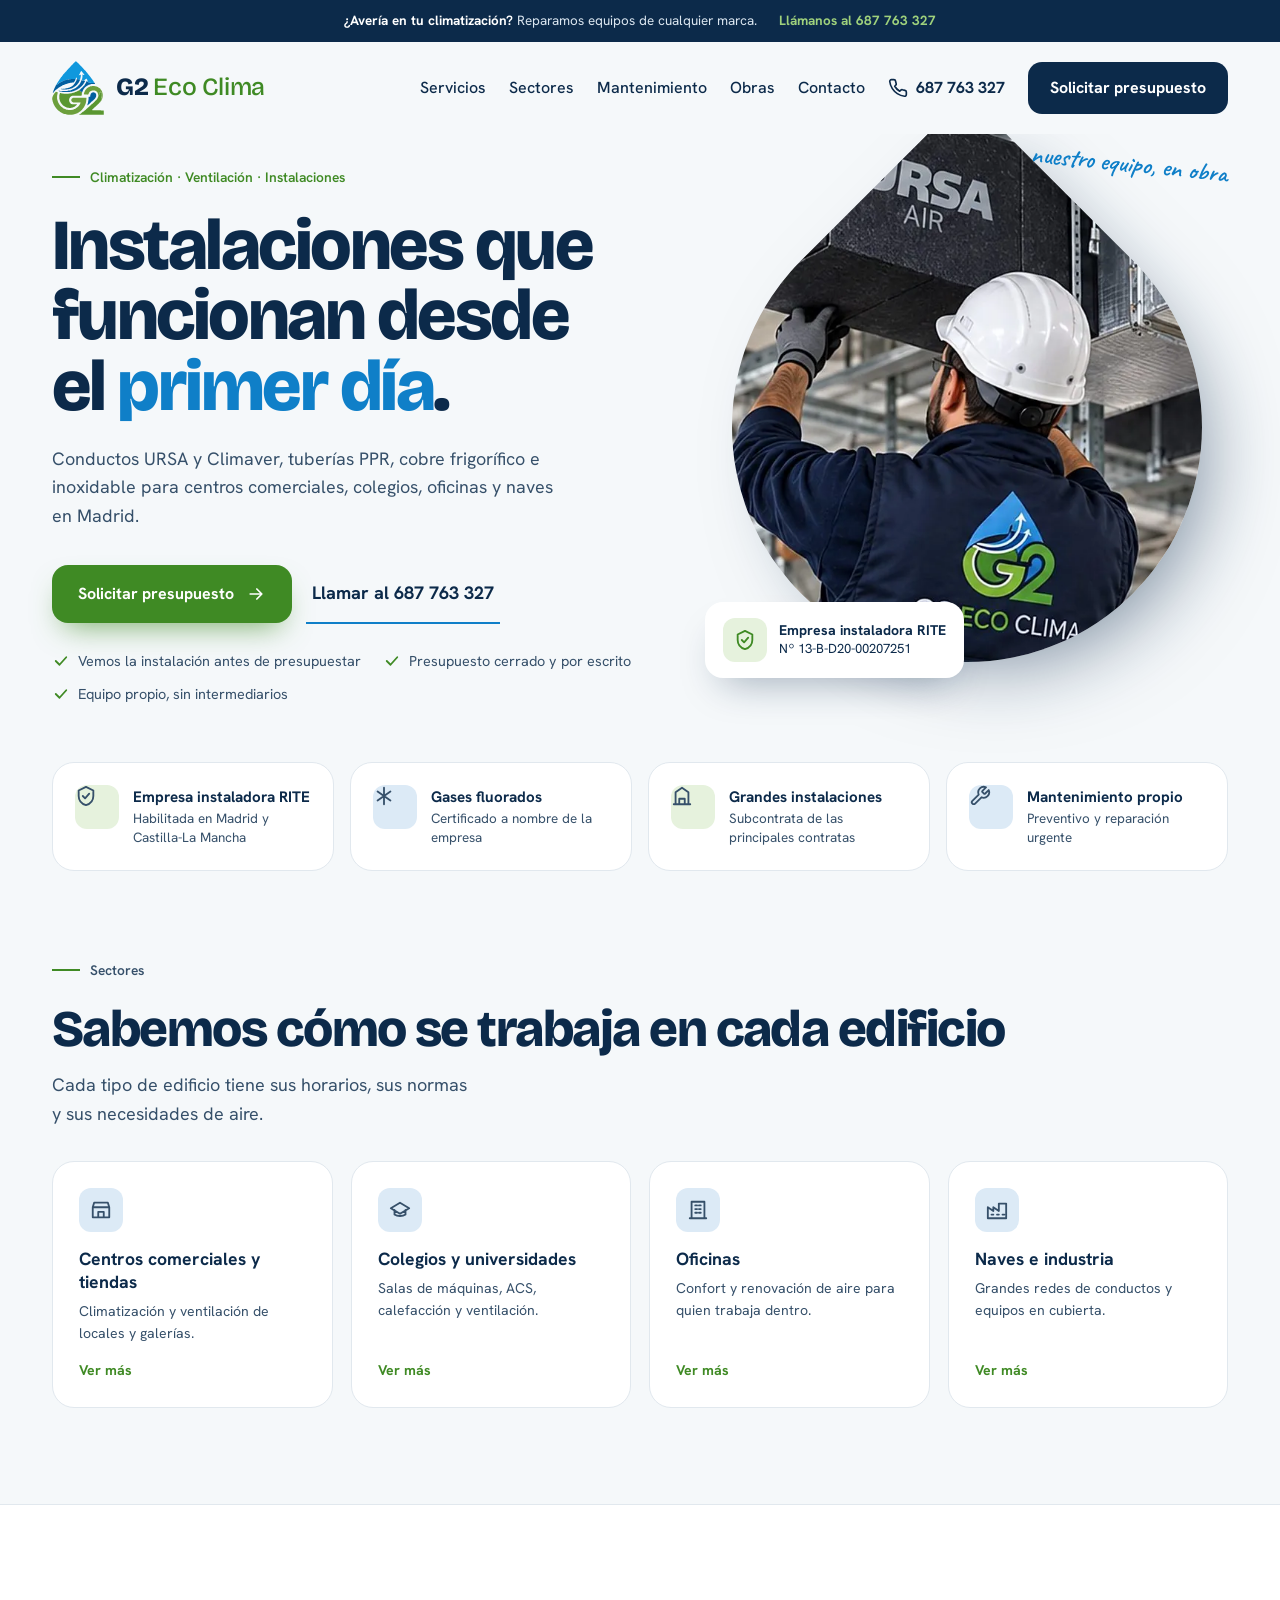
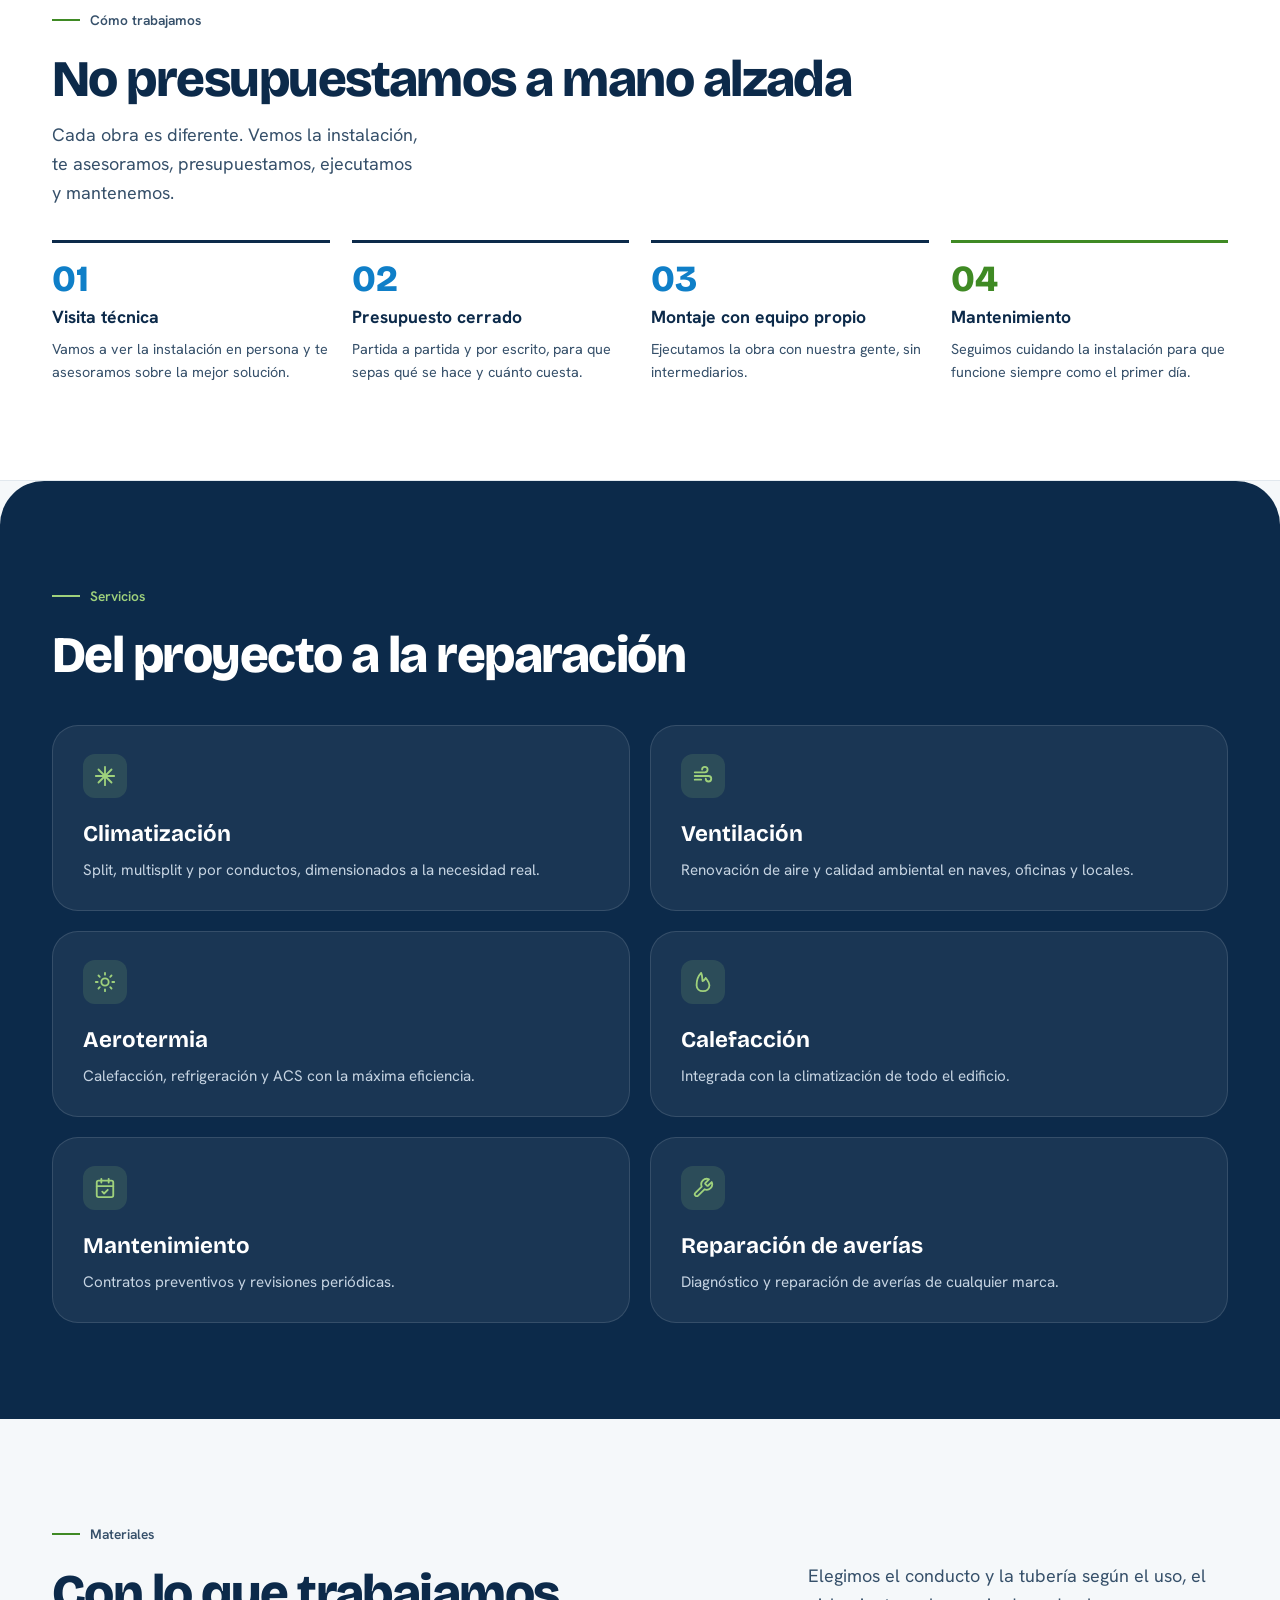
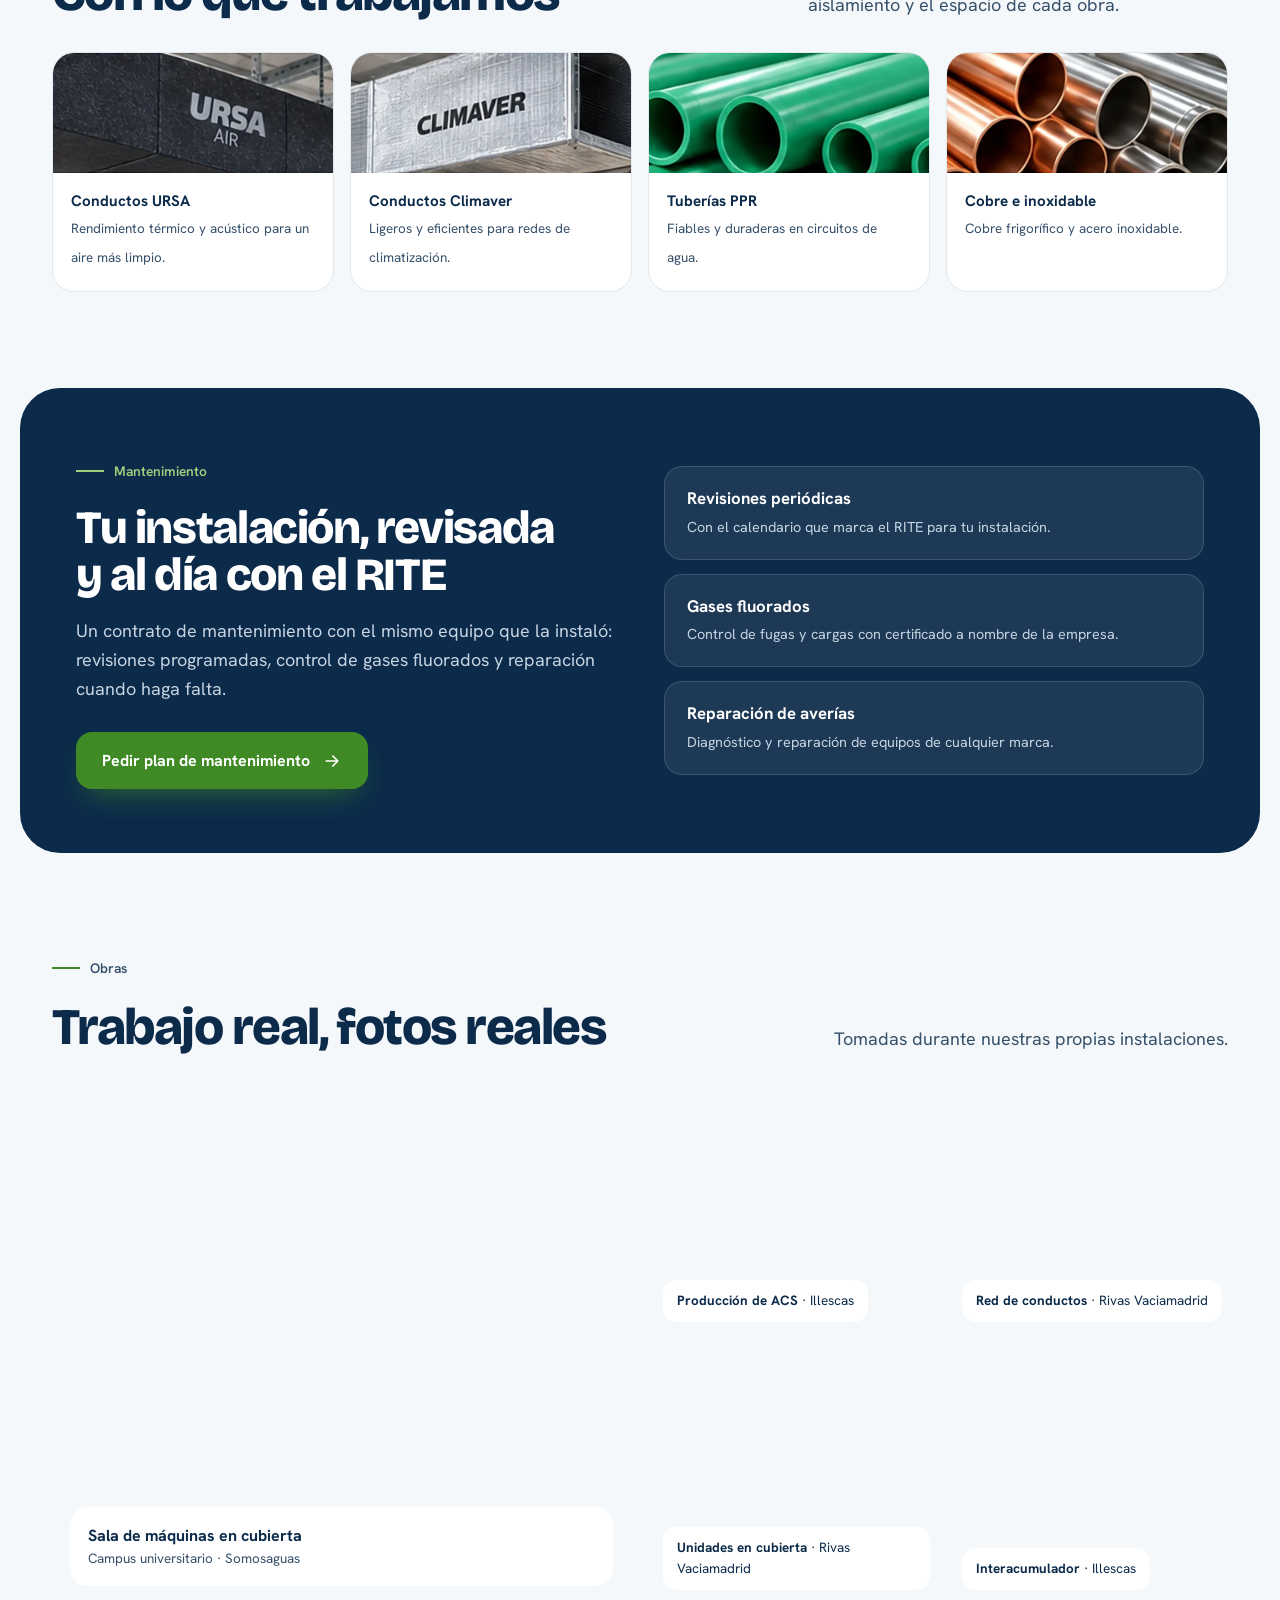
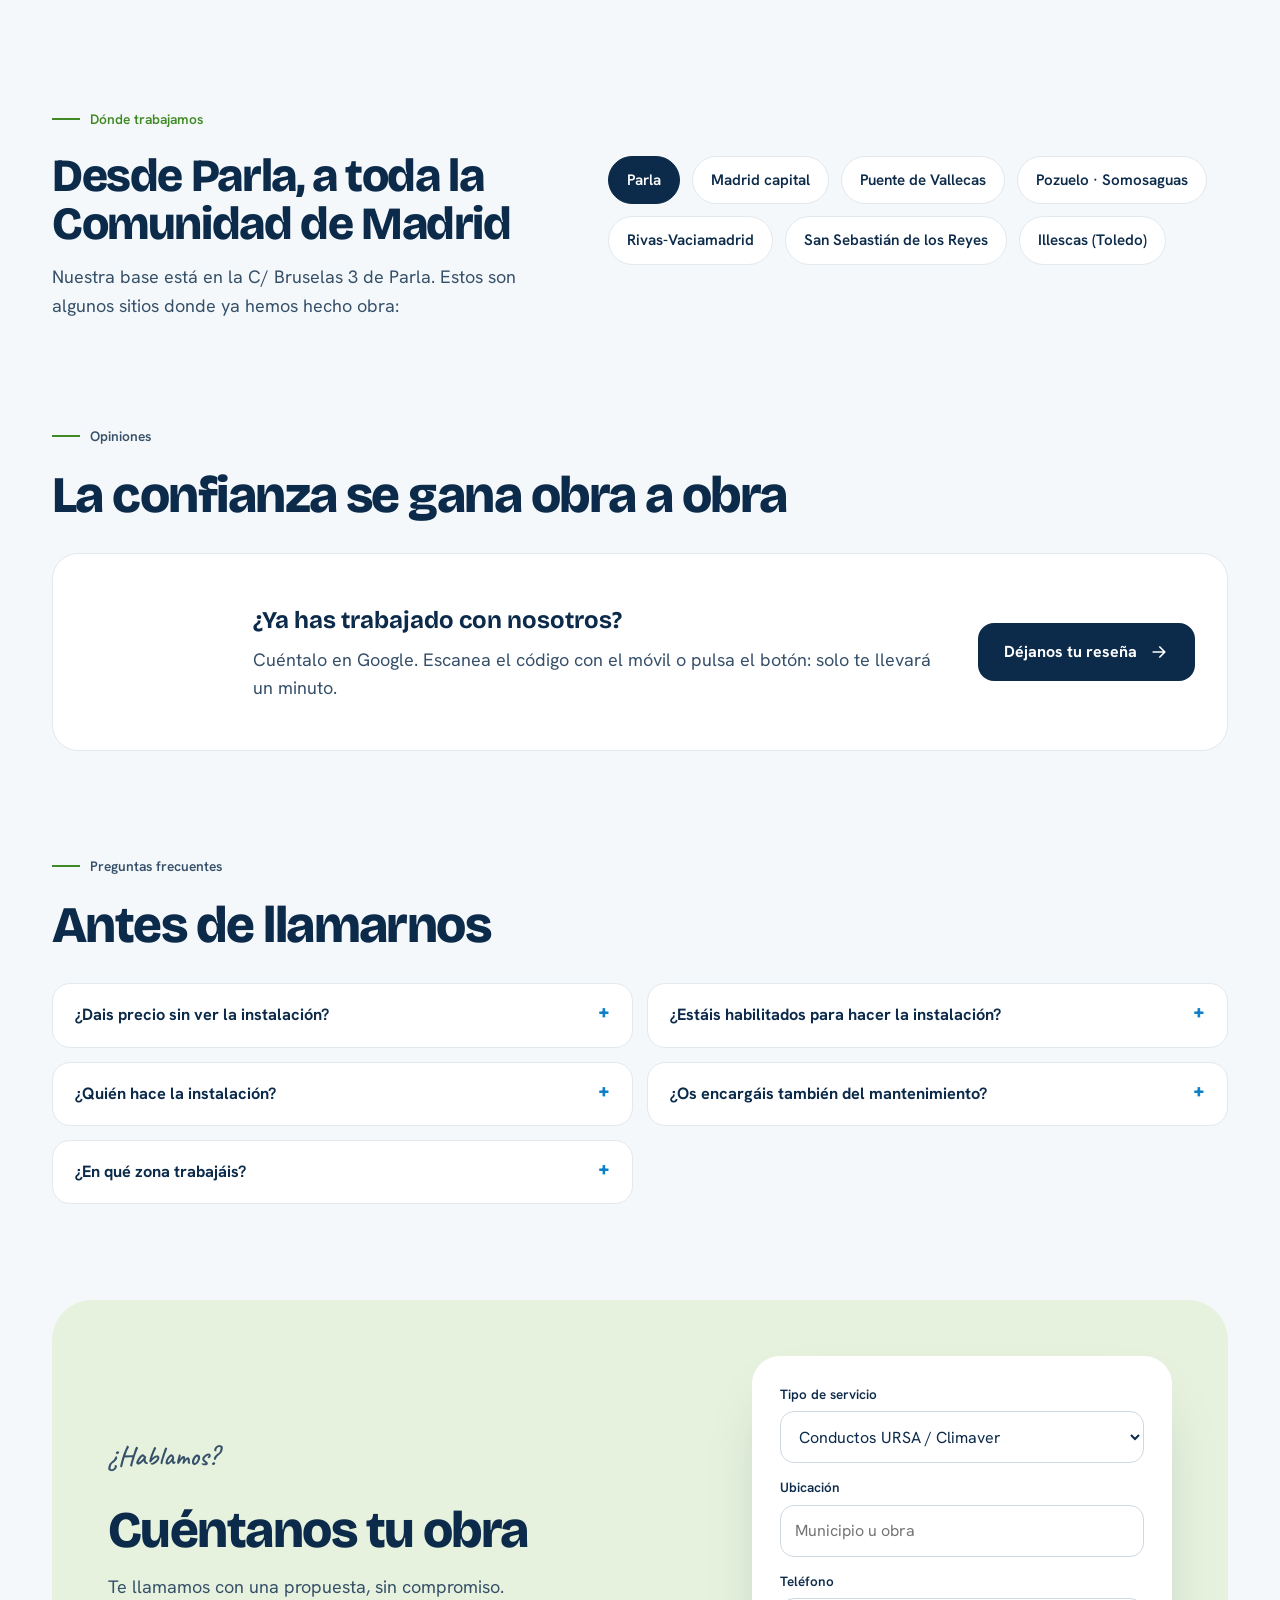
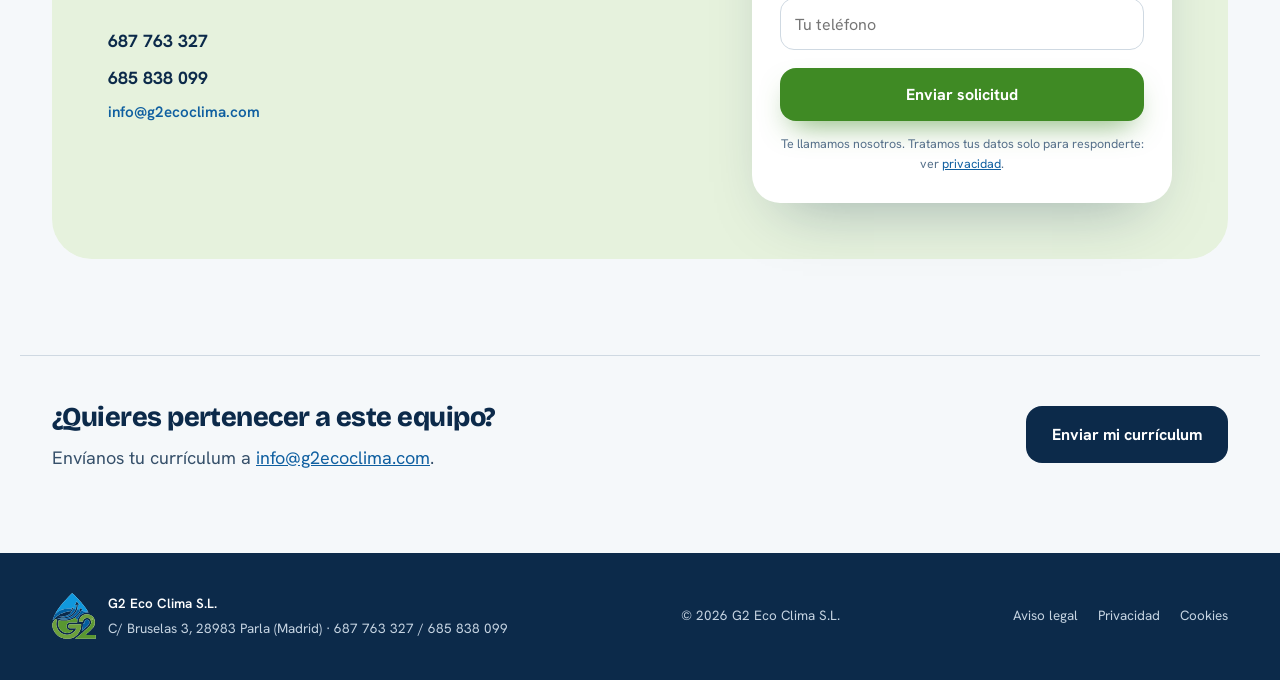
<file: index.html>
<!DOCTYPE html>
<html lang="es">
<head>
<meta charset="UTF-8">
<script src="js/site.js?v=2"></script>
<meta name="theme-color" content="#0c2a4a">
<meta name="viewport" content="width=device-width, initial-scale=1.0">
<title>G2 Eco Clima S.L. — Climatización, ventilación e instalaciones en Madrid</title>
<meta name="description" content="G2 Eco Clima S.L. — Especialistas en climatización, ventilación, conductos URSA Zero y tuberías PPR, cobre e inoxidable, aerotermia para grandes instalaciones (centros comerciales, colegios, oficinas y naves) en Madrid y alrededores.">
<link rel="canonical" href="https://g2ecoclima.com/">

<meta property="og:type" content="website">
<meta property="og:site_name" content="G2 Eco Clima">
<meta property="og:locale" content="es_ES">
<meta property="og:url" content="https://g2ecoclima.com/">
<meta property="og:title" content="G2 Eco Clima S.L. — Instalaciones que funcionan desde el primer día">
<meta property="og:description" content="Especialistas en climatización, aerotermia y ventilación para grandes instalaciones (centros comerciales, colegios, oficinas y naves) en Madrid y alrededores.">
<meta property="og:image" content="https://g2ecoclima.com/assets/web/og-g2ecoclima.jpg">
<meta property="og:image:width" content="1200">
<meta property="og:image:height" content="630">
<meta property="og:image:alt" content="Sala de máquinas en cubierta instalada por G2 Eco Clima">
<meta name="twitter:card" content="summary_large_image">
<meta name="twitter:title" content="G2 Eco Clima S.L. — Instalaciones que funcionan desde el primer día">
<meta name="twitter:description" content="Especialistas en climatización, aerotermia y ventilación para grandes instalaciones en Madrid y alrededores.">
<meta name="twitter:image" content="https://g2ecoclima.com/assets/web/og-g2ecoclima.jpg">

<meta name="referrer" content="strict-origin-when-cross-origin">
<meta http-equiv="Content-Security-Policy" content="default-src 'self'; style-src 'self'; font-src 'self'; img-src 'self' data:; script-src 'self'; frame-src 'none'; connect-src https://europe-west1-g2-agentes-financieros.cloudfunctions.net; object-src 'none'; base-uri 'self'; form-action 'self'; upgrade-insecure-requests">
<link rel="icon" type="image/svg+xml" href="assets/logo_g2_mark.svg?v=2">
<link rel="alternate icon" type="image/jpeg" href="assets/logo_g2.jpg">
<link rel="stylesheet" href="css/fonts.css?v=7">
<link rel="stylesheet" href="css/style.css?v=14">
<script type="application/ld+json">
{
  "@context": "https://schema.org",
  "@type": "HVACBusiness",
  "name": "G2 Eco Clima S.L.",
  "image": "https://g2ecoclima.com/assets/logo_g2.jpg",
  "url": "https://g2ecoclima.com/",
  "telephone": ["+34687763327", "+34685838099"],
  "email": "info@g2ecoclima.com",
  "address": {
    "@type": "PostalAddress",
    "streetAddress": "C/ Bruselas, nº 3, planta baja, puerta 11",
    "postalCode": "28983",
    "addressLocality": "Parla",
    "addressRegion": "Madrid",
    "addressCountry": "ES"
  },
  "areaServed": ["Comunidad de Madrid", "Castilla-La Mancha"],
  "hasMap": "https://maps.app.goo.gl/mpjvsKkcFWAb2tMS7",
  "sameAs": ["https://maps.app.goo.gl/mpjvsKkcFWAb2tMS7"]
}
</script>
<script type="application/ld+json">
{
  "@context": "https://schema.org",
  "@type": "FAQPage",
  "mainEntity": [
    {"@type": "Question", "name": "¿Dais precio sin ver la instalación?", "acceptedAnswer": {"@type": "Answer", "text": "No. No presupuestamos a mano alzada: cada obra es diferente. Primero vemos la instalación, te asesoramos y después te damos un presupuesto cerrado por escrito."}},
    {"@type": "Question", "name": "¿Estáis habilitados para hacer la instalación?", "acceptedAnswer": {"@type": "Answer", "text": "Sí. Somos empresa instaladora RITE (nº 13-B-D20-00207251), habilitada en Madrid y Castilla-La Mancha, y tenemos el certificado de gases fluorados a nombre de la empresa."}},
    {"@type": "Question", "name": "¿Quién hace la instalación?", "acceptedAnswer": {"@type": "Answer", "text": "Nuestro propio equipo, sin intermediarios. El mismo equipo que monta la instalación es el que después la mantiene."}},
    {"@type": "Question", "name": "¿Os encargáis también del mantenimiento?", "acceptedAnswer": {"@type": "Answer", "text": "Sí. Hacemos contratos de mantenimiento preventivo, revisiones periódicas y reparación de averías de cualquier marca."}},
    {"@type": "Question", "name": "¿En qué zona trabajáis?", "acceptedAnswer": {"@type": "Answer", "text": "Nuestra base está en Parla y trabajamos en toda la Comunidad de Madrid y en Castilla-La Mancha."}}
  ]
}
</script>
</head>
<body>
<a class="skip-link" href="#contenido">Saltar al contenido</a>

<div class="progress-bar" id="progressBar" aria-hidden="true"></div>

<div class="top-alert">
  <div class="container top-alert-inner">
    <span><strong>¿Avería en tu climatización?</strong> Reparamos equipos de cualquier marca.</span>
    <a href="tel:+34687763327">Llámanos al 687 763 327</a>
  </div>
</div>

<header class="site-header" id="header">
  <div class="container header-inner">
    <a href="#inicio" class="brand">
      <img src="assets/logo_g2_mark.svg?v=2" alt="" class="brand-logo" width="52" height="55">
      <span class="brand-text">G2 <strong>Eco Clima</strong></span>
    </a>
    <nav class="nav" id="nav" aria-label="Principal">
      <a href="#servicios">Servicios</a>
      <a href="#sectores">Sectores</a>
      <a href="#plan-mantenimiento">Mantenimiento</a>
      <a href="#obras">Obras</a>
      <a href="#contacto">Contacto</a>
      <a href="tel:+34687763327" class="nav-phone"><svg viewBox="0 0 24 24" class="icon" aria-hidden="true"><path d="M22 16.9v3a2 2 0 01-2.2 2 19.8 19.8 0 01-8.6-3.1 19.5 19.5 0 01-6-6A19.8 19.8 0 012.1 4.2 2 2 0 014.1 2h3a2 2 0 012 1.7c.1 1 .4 1.9.7 2.8a2 2 0 01-.5 2.1L8.1 9.9a16 16 0 006 6l1.3-1.3a2 2 0 012.1-.4c.9.3 1.8.6 2.8.7a2 2 0 011.7 2z"/></svg>687 763 327</a>
      <a href="#presupuesto" class="btn btn-dark">Solicitar presupuesto</a>
    </nav>
    <button class="nav-toggle" id="navToggle" aria-label="Abrir menú" aria-expanded="false"><span></span><span></span><span></span></button>
  </div>
</header>

<main id="contenido" tabindex="-1">

  <section class="hero" id="inicio">
    <div class="container hero-inner">
      <div class="rise">
        <p class="eyebrow">Climatización · Ventilación · Instalaciones</p>
        <h1>Instalaciones que funcionan desde el <em>primer día</em>.</h1>
        <p class="hero-lead">Conductos URSA y Climaver, tuberías PPR, cobre frigorífico e inoxidable para centros comerciales, colegios, oficinas y naves en Madrid.</p>
        <div class="hero-actions">
          <a href="#presupuesto" class="btn btn-primary">Solicitar presupuesto <svg viewBox="0 0 24 24" class="icon" aria-hidden="true"><path d="M5 12h14M13 6l6 6-6 6"/></svg></a>
          <a href="tel:+34687763327" class="btn-line">Llamar al 687 763 327</a>
        </div>
        <ul class="hero-promises">
          <li><svg viewBox="0 0 24 24" class="icon" aria-hidden="true"><path d="M5 12l5 5 9-10"/></svg>Vemos la instalación antes de presupuestar</li>
          <li><svg viewBox="0 0 24 24" class="icon" aria-hidden="true"><path d="M5 12l5 5 9-10"/></svg>Presupuesto cerrado y por escrito</li>
          <li><svg viewBox="0 0 24 24" class="icon" aria-hidden="true"><path d="M5 12l5 5 9-10"/></svg>Equipo propio, sin intermediarios</li>
        </ul>
      </div>
      <div class="hero-media rise-2">
        <div class="drop"><img src="assets/web/hero-gota.webp" alt="Operarios de G2 Eco Clima montando conductos y tuberías" width="900" height="900"></div>
        <div class="hero-badge"><span class="chip"><svg viewBox="0 0 24 24" class="icon" aria-hidden="true"><path d="M12 2l8 4v6c0 5-3.4 8.6-8 10-4.6-1.4-8-5-8-10V6z"/><path d="M8.5 12l2.5 2.5 4.5-5"/></svg></span><span><strong>Empresa instaladora RITE</strong>Nº 13-B-D20-00207251</span></div>
        <p class="hero-note" aria-hidden="true">nuestro equipo, en obra</p>
      </div>
    </div>
  </section>

  <section class="creds" aria-label="Garantías">
    <div class="container creds-grid">
      <div class="cred"><span class="chip"><svg viewBox="0 0 24 24" class="icon" aria-hidden="true"><path d="M12 2l8 4v6c0 5-3.4 8.6-8 10-4.6-1.4-8-5-8-10V6z"/><path d="M8.5 12l2.5 2.5 4.5-5"/></svg></span><div><strong>Empresa instaladora RITE</strong><span>Habilitada en Madrid y Castilla-La Mancha</span></div></div>
      <div class="cred"><span class="chip chip-blue"><svg viewBox="0 0 24 24" class="icon" aria-hidden="true"><path d="M12 3v18M5 7l14 10M19 7L5 17"/></svg></span><div><strong>Gases fluorados</strong><span>Certificado a nombre de la empresa</span></div></div>
      <div class="cred"><span class="chip"><svg viewBox="0 0 24 24" class="icon" aria-hidden="true"><path d="M3 21h18M5 21V8l7-5 7 5v13M9 21v-6h6v6"/></svg></span><div><strong>Grandes instalaciones</strong><span>Subcontrata de las principales contratas</span></div></div>
      <div class="cred"><span class="chip chip-blue"><svg viewBox="0 0 24 24" class="icon" aria-hidden="true"><path d="M14.7 6.3a1 1 0 000 1.4l1.6 1.6a1 1 0 001.4 0l3.8-3.8a6 6 0 01-7.9 7.9l-6.9 6.9a2.1 2.1 0 01-3-3l6.9-6.9a6 6 0 017.9-7.9z"/></svg></span><div><strong>Mantenimiento propio</strong><span>Preventivo y reparación urgente</span></div></div>
    </div>
  </section>

  <section class="section sectors" id="sectores">
    <div class="container">
      <div class="section-head">
        <div><p class="eyebrow">Sectores</p><h2>Sabemos cómo se trabaja en cada edificio</h2></div>
        <p>Cada tipo de edificio tiene sus horarios, sus normas y sus necesidades de aire.</p>
      </div>
      <div class="sectors-grid">
        <a class="sector" href="centros-comerciales.html"><span class="chip chip-blue"><svg viewBox="0 0 24 24" class="icon" aria-hidden="true"><path d="M3 9l1.5-5h15L21 9M3 9h18v11H3zM9 20v-6h6v6"/></svg></span><strong>Centros comerciales y tiendas</strong><span>Climatización y ventilación de locales y galerías.</span><em>Ver más</em></a>
        <a class="sector" href="colegios.html"><span class="chip chip-blue"><svg viewBox="0 0 24 24" class="icon" aria-hidden="true"><path d="M2 10l10-6 10 6-10 6zM6 12v5c3 2 9 2 12 0v-5"/></svg></span><strong>Colegios y universidades</strong><span>Salas de máquinas, ACS, calefacción y ventilación.</span><em>Ver más</em></a>
        <a class="sector" href="oficinas.html"><span class="chip chip-blue"><svg viewBox="0 0 24 24" class="icon" aria-hidden="true"><path d="M5 21V3h14v18M9 7h2M13 7h2M9 11h2M13 11h2M9 15h2M13 15h2M3 21h18"/></svg></span><strong>Oficinas</strong><span>Confort y renovación de aire para quien trabaja dentro.</span><em>Ver más</em></a>
        <a class="sector" href="naves-industriales.html"><span class="chip chip-blue"><svg viewBox="0 0 24 24" class="icon" aria-hidden="true"><path d="M2 21V9l6 4V9l6 4V5h8v16zM6 17h2M12 17h2M18 17h2"/></svg></span><strong>Naves e industria</strong><span>Grandes redes de conductos y equipos en cubierta.</span><em>Ver más</em></a>
      </div>
    </div>
  </section>

  <section class="section steps" id="como-trabajamos">
    <div class="container">
      <div class="section-head">
        <div><p class="eyebrow">Cómo trabajamos</p><h2>No presupuestamos a mano alzada</h2></div>
        <p>Cada obra es diferente. Vemos la instalación, te asesoramos, presupuestamos, ejecutamos y mantenemos.</p>
      </div>
      <ol class="steps-grid">
        <li><span class="step-num">01</span><strong>Visita técnica</strong><span>Vamos a ver la instalación en persona y te asesoramos sobre la mejor solución.</span></li>
        <li><span class="step-num">02</span><strong>Presupuesto cerrado</strong><span>Partida a partida y por escrito, para que sepas qué se hace y cuánto cuesta.</span></li>
        <li><span class="step-num">03</span><strong>Montaje con equipo propio</strong><span>Ejecutamos la obra con nuestra gente, sin intermediarios.</span></li>
        <li><span class="step-num step-num-green">04</span><strong>Mantenimiento</strong><span>Seguimos cuidando la instalación para que funcione siempre como el primer día.</span></li>
      </ol>
    </div>
  </section>

  <section class="section services" id="servicios">
    <div class="container">
      <p class="eyebrow eyebrow-light">Servicios</p>
      <h2>Del proyecto a la reparación</h2>
      <div class="services-grid">
        <article class="service" id="climatizacion"><span class="chip chip-dark"><svg viewBox="0 0 24 24" class="icon" aria-hidden="true"><path d="M12 2v20M4.9 4.9l14.2 14.2M2 12h20M4.9 19.1L19.1 4.9"/></svg></span><h3>Climatización</h3><p>Split, multisplit y por conductos, dimensionados a la necesidad real.</p></article>
        <article class="service" id="ventilacion"><span class="chip chip-dark"><svg viewBox="0 0 24 24" class="icon" aria-hidden="true"><path d="M3 8h11a3 3 0 10-3-3M3 12h15a3 3 0 11-3 3M3 16h7"/></svg></span><h3>Ventilación</h3><p>Renovación de aire y calidad ambiental en naves, oficinas y locales.</p></article>
        <article class="service" id="aerotermia"><span class="chip chip-dark"><svg viewBox="0 0 24 24" class="icon" aria-hidden="true"><circle cx="12" cy="12" r="4"/><path d="M12 2v2M12 20v2M4.9 4.9l1.4 1.4M17.7 17.7l1.4 1.4M2 12h2M20 12h2M4.9 19.1l1.4-1.4M17.7 6.3l1.4-1.4"/></svg></span><h3>Aerotermia</h3><p>Calefacción, refrigeración y ACS con la máxima eficiencia.</p></article>
        <article class="service" id="calefaccion"><span class="chip chip-dark"><svg viewBox="0 0 24 24" class="icon" aria-hidden="true"><path d="M12 22c4 0 7-2.7 7-6.5 0-3.5-2.5-5.5-4-8-1 2-2 3-3.5 3.5C11 8 11.5 5 10 2 7 5 5 8.5 5 15.5 5 19.3 8 22 12 22z"/></svg></span><h3>Calefacción</h3><p>Integrada con la climatización de todo el edificio.</p></article>
        <article class="service" id="mantenimiento"><span class="chip chip-dark"><svg viewBox="0 0 24 24" class="icon" aria-hidden="true"><rect x="3" y="4" width="18" height="18" rx="2"/><path d="M16 2v4M8 2v4M3 10h18M9 16l2 2 4-4"/></svg></span><h3>Mantenimiento</h3><p>Contratos preventivos y revisiones periódicas.</p></article>
        <article class="service" id="averias"><span class="chip chip-dark"><svg viewBox="0 0 24 24" class="icon" aria-hidden="true"><path d="M14.7 6.3a1 1 0 000 1.4l1.6 1.6a1 1 0 001.4 0l3.8-3.8a6 6 0 01-7.9 7.9l-6.9 6.9a2.1 2.1 0 01-3-3l6.9-6.9a6 6 0 017.9-7.9z"/></svg></span><h3>Reparación de averías</h3><p>Diagnóstico y reparación de averías de cualquier marca.</p></article>
      </div>
    </div>
  </section>

  <section class="section" id="materiales">
    <div class="container">
      <div class="section-head">
        <div><p class="eyebrow">Materiales</p><h2>Con lo que trabajamos</h2></div>
        <p>Elegimos el conducto y la tubería según el uso, el aislamiento y el espacio de cada obra.</p>
      </div>
      <div class="mats-grid">
        <div class="mat"><img src="assets/web/servicio-ursa.webp" alt="Conducto de panel URSA" loading="lazy" width="1000" height="288"><div><strong>Conductos URSA</strong><span>Rendimiento térmico y acústico para un aire más limpio.</span></div></div>
        <div class="mat"><img src="assets/web/servicio-climaver.webp" alt="Conducto de panel Climaver" loading="lazy" width="1000" height="288"><div><strong>Conductos Climaver</strong><span>Ligeros y eficientes para redes de climatización.</span></div></div>
        <div class="mat"><img src="assets/web/servicio-ppr.webp" alt="Tuberías de polipropileno PPR" loading="lazy" width="1000" height="288"><div><strong>Tuberías PPR</strong><span>Fiables y duraderas en circuitos de agua.</span></div></div>
        <div class="mat"><img src="assets/web/servicio-cobre.webp" alt="Tuberías de cobre frigorífico y acero inoxidable" loading="lazy" width="1000" height="288"><div><strong>Cobre e inoxidable</strong><span>Cobre frigorífico y acero inoxidable.</span></div></div>
      </div>
    </div>
  </section>

  <section class="section maint" id="plan-mantenimiento">
    <div class="container maint-inner">
      <div>
        <p class="eyebrow eyebrow-light">Mantenimiento</p>
        <h2>Tu instalación, revisada y al día con el RITE</h2>
        <p class="maint-lead">Un contrato de mantenimiento con el mismo equipo que la instaló: revisiones programadas, control de gases fluorados y reparación cuando haga falta.</p>
        <a href="#presupuesto" class="btn btn-primary" data-servicio="Mantenimiento">Pedir plan de mantenimiento <svg viewBox="0 0 24 24" class="icon" aria-hidden="true"><path d="M5 12h14M13 6l6 6-6 6"/></svg></a>
      </div>
      <ul class="maint-list">
        <li><strong>Revisiones periódicas</strong><span>Con el calendario que marca el RITE para tu instalación.</span></li>
        <li><strong>Gases fluorados</strong><span>Control de fugas y cargas con certificado a nombre de la empresa.</span></li>
        <li><strong>Reparación de averías</strong><span>Diagnóstico y reparación de equipos de cualquier marca.</span></li>
      </ul>
    </div>
  </section>

  <section class="section works" id="obras">
    <div class="container">
      <div class="section-head">
        <div><p class="eyebrow">Obras</p><h2>Trabajo real, fotos reales</h2></div>
        <p>Tomadas durante nuestras propias instalaciones.</p>
      </div>
      <div class="works-grid">
        <figure class="work work-big"><img src="assets/proyectos/somosaguas-sala-maquinas.webp" alt="Sala de máquinas en cubierta, campus universitario de Somosaguas" loading="lazy" width="1400" height="647"><figcaption><strong>Sala de máquinas en cubierta</strong><span>Campus universitario · Somosaguas</span></figcaption></figure>
        <figure class="work"><img src="assets/proyectos/illescas-acumuladores-acs.webp" alt="Producción de ACS, centro deportivo de Illescas" loading="lazy" width="739" height="1600"><figcaption><strong>Producción de ACS</strong> · Illescas</figcaption></figure>
        <figure class="work"><img src="assets/proyectos/rivas-red-conductos-interior.webp" alt="Red de conductos en gran nave, Rivas Vaciamadrid" loading="lazy" width="1400" height="647"><figcaption><strong>Red de conductos</strong> · Rivas Vaciamadrid</figcaption></figure>
        <figure class="work"><img src="assets/proyectos/rivas-unidades-exteriores-cubierta.webp" alt="Unidades exteriores y conductos en cubierta, Rivas Vaciamadrid" loading="lazy" width="739" height="1600"><figcaption><strong>Unidades en cubierta</strong> · Rivas Vaciamadrid</figcaption></figure>
        <figure class="work"><img src="assets/proyectos/illescas-interacumulador-detalle.webp" alt="Interacumulador de ACS, centro deportivo de Illescas" loading="lazy" width="739" height="1600"><figcaption><strong>Interacumulador</strong> · Illescas</figcaption></figure>
      </div>
    </div>
  </section>

  <section class="section zone" id="zona">
    <div class="container zone-inner">
      <div>
        <p class="eyebrow">Dónde trabajamos</p>
        <h2>Desde Parla, a toda la Comunidad de Madrid</h2>
        <p>Nuestra base está en la C/ Bruselas 3 de Parla. Estos son algunos sitios donde ya hemos hecho obra:</p>
      </div>
      <ul class="zone-list">
        <li class="zone-home">Parla</li>
        <li>Madrid capital</li>
        <li>Puente de Vallecas</li>
        <li>Pozuelo · Somosaguas</li>
        <li>Rivas-Vaciamadrid</li>
        <li>San Sebastián de los Reyes</li>
        <li>Illescas (Toledo)</li>
      </ul>
    </div>
  </section>

  <section class="section reviews" id="resenas">
    <div class="container">
      <div class="section-head">
        <div><p class="eyebrow">Opiniones</p><h2>La confianza se gana obra a obra</h2></div>
      </div>
      <div class="review-card">
        <img src="assets/web/qr-resenas-g2.png" alt="Código QR para dejar una reseña de G2 Eco Clima en Google" width="140" height="140" loading="lazy">
        <div class="review-text">
          <h3>¿Ya has trabajado con nosotros?</h3>
          <p>Cuéntalo en Google. Escanea el código con el móvil o pulsa el botón: solo te llevará un minuto.</p>
        </div>
        <a href="https://g.page/r/CfiXOBdrvdRMEBI/review" class="btn btn-dark" target="_blank" rel="noopener">Déjanos tu reseña <svg viewBox="0 0 24 24" class="icon" aria-hidden="true"><path d="M5 12h14M13 6l6 6-6 6"/></svg></a>
      </div>
    </div>
  </section>

  <section class="section faq" id="preguntas">
    <div class="container">
      <div class="section-head">
        <div><p class="eyebrow">Preguntas frecuentes</p><h2>Antes de llamarnos</h2></div>
      </div>
      <div class="faq-list">
        <details><summary>¿Dais precio sin ver la instalación?</summary><p>No. No presupuestamos a mano alzada: cada obra es diferente. Primero vemos la instalación, te asesoramos y después te damos un presupuesto cerrado por escrito.</p></details>
        <details><summary>¿Estáis habilitados para hacer la instalación?</summary><p>Sí. Somos empresa instaladora RITE (nº 13-B-D20-00207251), habilitada en Madrid y Castilla-La Mancha, y tenemos el certificado de gases fluorados a nombre de la empresa.</p></details>
        <details><summary>¿Quién hace la instalación?</summary><p>Nuestro propio equipo, sin intermediarios. El mismo equipo que monta la instalación es el que después la mantiene.</p></details>
        <details><summary>¿Os encargáis también del mantenimiento?</summary><p>Sí. Hacemos contratos de mantenimiento preventivo, revisiones periódicas y reparación de averías de cualquier marca.</p></details>
        <details><summary>¿En qué zona trabajáis?</summary><p>Nuestra base está en Parla y trabajamos en toda la Comunidad de Madrid y en Castilla-La Mancha.</p></details>
      </div>
    </div>
  </section>

  <section class="section quote" id="contacto">
    <div class="container">
      <div class="quote-box">
        <div>
          <p class="quote-hand">¿Hablamos?</p>
          <h2>Cuéntanos tu obra</h2>
          <p>Te llamamos con una propuesta, sin compromiso.</p>
          <div class="quote-contact">
            <a href="tel:+34687763327">687 763 327</a>
            <a href="tel:+34685838099">685 838 099</a>
            <a href="mailto:info@g2ecoclima.com" class="mail">info@g2ecoclima.com</a>
          </div>
        </div>
        <form class="quote-form" id="presupuesto">
          <label for="qServicio">Tipo de servicio
            <select id="qServicio" name="servicio" required>
              <option>Conductos URSA / Climaver</option>
              <option>Tuberías PPR, cobre o inoxidable</option>
              <option>Climatización</option>
              <option>Ventilación</option>
              <option>Aerotermia</option>
              <option>Mantenimiento</option>
              <option>Avería / reparación urgente</option>
            </select>
          </label>
          <label for="qUbicacion">Ubicación<input type="text" id="qUbicacion" name="ubicacion" placeholder="Municipio u obra" required></label>
          <label for="qTelefono">Teléfono<input type="tel" id="qTelefono" name="telefono" placeholder="Tu teléfono" autocomplete="tel" inputmode="tel" required></label>
          <div class="hp" aria-hidden="true"><label for="qWeb">No rellenar este campo<input type="text" id="qWeb" name="web" tabindex="-1" autocomplete="off"></label></div>
          <button type="submit" class="btn btn-primary btn-block" id="qEnviar">Enviar solicitud</button>
          <p class="form-status" id="qEstado" role="status" aria-live="polite" hidden></p>
          <p class="form-hint">Te llamamos nosotros. Tratamos tus datos solo para responderte: ver <a href="privacidad.html">privacidad</a>.</p>
        </form>
      </div>
    </div>
  </section>

  <section class="jobs" id="empleo">
    <div class="container jobs-inner">
      <div>
        <h2>¿Quieres pertenecer a este equipo?</h2>
        <p>Envíanos tu currículum a <a href="mailto:info@g2ecoclima.com?subject=Curr%C3%ADculum">info@g2ecoclima.com</a>.</p>
      </div>
      <a href="mailto:info@g2ecoclima.com?subject=Curr%C3%ADculum" class="btn btn-dark">Enviar mi currículum</a>
    </div>
  </section>

</main>

<footer class="site-footer">
  <div class="container footer-inner">
    <div class="footer-brand">
      <img src="assets/logo_g2_mark.svg?v=2" alt="G2 Eco Clima" class="brand-logo" width="44" height="46">
      <div>
        <span>G2 Eco Clima S.L.</span>
        <p class="footer-address">C/ Bruselas 3, 28983 Parla (Madrid) · 687 763 327 / 685 838 099</p>
      </div>
    </div>
    <p class="footer-copy">© <span id="year"></span> G2 Eco Clima S.L.</p>
    <nav class="footer-nav" aria-label="Legal">
      <a href="aviso-legal.html">Aviso legal</a>
      <a href="privacidad.html">Privacidad</a>
      <a href="cookies.html">Cookies</a>
    </nav>
  </div>
</footer>

<nav class="mobile-bar" aria-label="Contacto rápido">
  <a href="tel:+34687763327" class="btn btn-dark"><svg viewBox="0 0 24 24" class="icon" aria-hidden="true"><path d="M22 16.9v3a2 2 0 01-2.2 2 19.8 19.8 0 01-8.6-3.1 19.5 19.5 0 01-6-6A19.8 19.8 0 012.1 4.2 2 2 0 014.1 2h3a2 2 0 012 1.7c.1 1 .4 1.9.7 2.8a2 2 0 01-.5 2.1L8.1 9.9a16 16 0 006 6l1.3-1.3a2 2 0 012.1-.4c.9.3 1.8.6 2.8.7a2 2 0 011.7 2z"/></svg>Llamar</a>
  <a href="#presupuesto" class="btn btn-primary">Pedir presupuesto</a>
</nav>

<script src="js/main.js?v=10"></script>
</body>
</html>
</file>
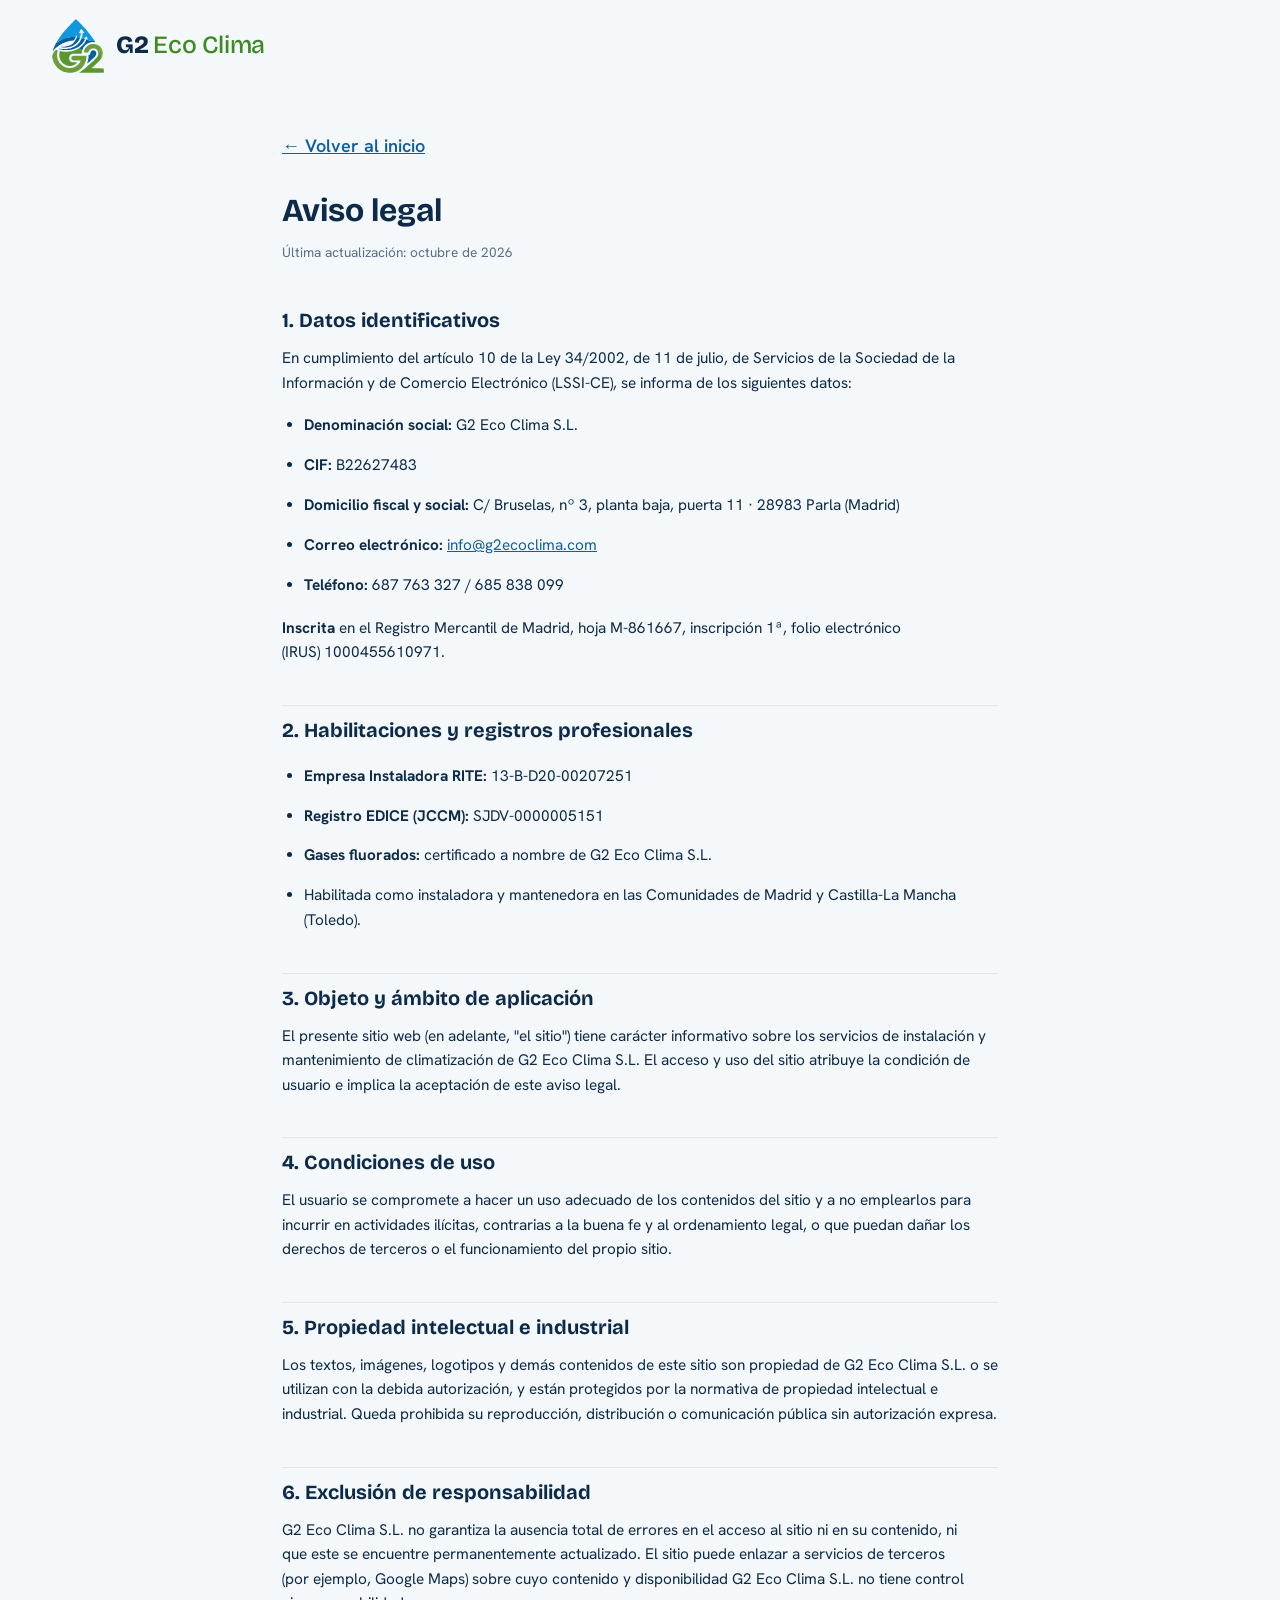
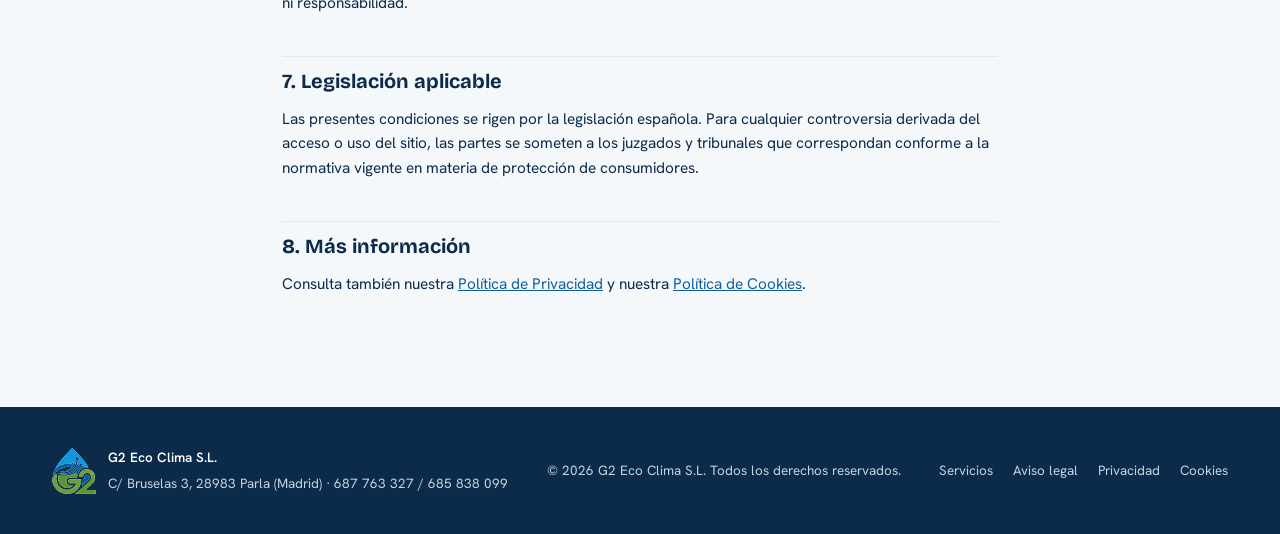
<file: aviso-legal.html>
<!DOCTYPE html>
<html lang="es">
<head>
<meta charset="UTF-8">
<script src="js/site.js?v=2"></script>
<meta name="theme-color" content="#0c2a4a">
<meta name="viewport" content="width=device-width, initial-scale=1.0">
<title>Aviso legal — G2 Eco Clima</title>
<meta name="robots" content="noindex">
<meta name="referrer" content="strict-origin-when-cross-origin">
<meta http-equiv="Content-Security-Policy" content="default-src 'self'; style-src 'self'; font-src 'self'; img-src 'self' data:; script-src 'self'; frame-src 'none'; connect-src 'none'; object-src 'none'; base-uri 'self'; form-action 'self'; upgrade-insecure-requests">
<link rel="icon" type="image/svg+xml" href="assets/logo_g2_mark.svg?v=2">
<link rel="alternate icon" type="image/jpeg" href="assets/logo_g2.jpg">
<link rel="stylesheet" href="css/fonts.css?v=7">
<link rel="stylesheet" href="css/style.css?v=14">
</head>
<body>
<a class="skip-link" href="#contenido">Saltar al contenido</a>

<header class="site-header">
  <div class="container header-inner">
    <a href="index.html" class="brand">
      <img src="assets/logo_g2_mark.svg?v=2" alt="G2 Eco Clima" class="brand-logo" width="40" height="42">
      <span class="brand-text">G2 <strong>Eco Clima</strong></span>
    </a>
  </div>
</header>

<main id="contenido" tabindex="-1">
  <section class="legal">
    <div class="container">
      <a href="index.html" class="back-link">&larr; Volver al inicio</a>
      <h1>Aviso legal</h1>
      <p class="updated">Última actualización: octubre de 2026</p>

      <h2>1. Datos identificativos</h2>
      <p>
        En cumplimiento del artículo 10 de la Ley 34/2002, de 11 de julio, de Servicios de la Sociedad
        de la Información y de Comercio Electrónico (LSSI-CE), se informa de los siguientes datos:
      </p>
      <ul>
        <li><strong>Denominación social:</strong> G2 Eco Clima S.L.</li>
        <li><strong>CIF:</strong> B22627483</li>
        <li><strong>Domicilio fiscal y social:</strong> C/ Bruselas, nº 3, planta baja, puerta 11 · 28983 Parla (Madrid)</li>
        <li><strong>Correo electrónico:</strong> <a href="mailto:info@g2ecoclima.com">info@g2ecoclima.com</a></li>
        <li><strong>Teléfono:</strong> 687 763 327 / 685 838 099</li>
      </ul>
      <p>
        <strong>Inscrita</strong> en el Registro Mercantil de Madrid, hoja M-861667, inscripción 1ª,
        folio electrónico (IRUS) 1000455610971.
      </p>

      <h2>2. Habilitaciones y registros profesionales</h2>
      <ul>
        <li><strong>Empresa Instaladora RITE:</strong> 13-B-D20-00207251</li>
        <li><strong>Registro EDICE (JCCM):</strong> SJDV-0000005151</li>
        <li><strong>Gases fluorados:</strong> certificado a nombre de G2 Eco Clima S.L.</li>
        <li>Habilitada como instaladora y mantenedora en las Comunidades de Madrid y Castilla-La Mancha (Toledo).</li>
      </ul>

      <h2>3. Objeto y ámbito de aplicación</h2>
      <p>
        El presente sitio web (en adelante, "el sitio") tiene carácter informativo sobre los servicios
        de instalación y mantenimiento de climatización de G2 Eco Clima S.L. El acceso y uso del sitio
        atribuye la condición de usuario e implica la aceptación de este aviso legal.
      </p>

      <h2>4. Condiciones de uso</h2>
      <p>
        El usuario se compromete a hacer un uso adecuado de los contenidos del sitio y a no emplearlos
        para incurrir en actividades ilícitas, contrarias a la buena fe y al ordenamiento legal, o que
        puedan dañar los derechos de terceros o el funcionamiento del propio sitio.
      </p>

      <h2>5. Propiedad intelectual e industrial</h2>
      <p>
        Los textos, imágenes, logotipos y demás contenidos de este sitio son propiedad de G2 Eco Clima
        S.L. o se utilizan con la debida autorización, y están protegidos por la normativa de propiedad
        intelectual e industrial. Queda prohibida su reproducción, distribución o comunicación pública
        sin autorización expresa.
      </p>

      <h2>6. Exclusión de responsabilidad</h2>
      <p>
        G2 Eco Clima S.L. no garantiza la ausencia total de errores en el acceso al sitio ni en su
        contenido, ni que este se encuentre permanentemente actualizado. El sitio puede enlazar a
        servicios de terceros (por ejemplo, Google Maps) sobre cuyo contenido y disponibilidad G2 Eco
        Clima S.L. no tiene control ni responsabilidad.
      </p>

      <h2>7. Legislación aplicable</h2>
      <p>
        Las presentes condiciones se rigen por la legislación española. Para cualquier controversia
        derivada del acceso o uso del sitio, las partes se someten a los juzgados y tribunales que
        correspondan conforme a la normativa vigente en materia de protección de consumidores.
      </p>

      <h2>8. Más información</h2>
      <p>
        Consulta también nuestra <a href="privacidad.html">Política de Privacidad</a> y nuestra
        <a href="cookies.html">Política de Cookies</a>.
      </p>
    </div>
  </section>
</main>

<footer class="site-footer">
  <div class="container footer-inner">
    <div class="footer-brand">
      <img src="assets/logo_g2_mark.svg?v=2" alt="G2 Eco Clima" class="brand-logo" width="40" height="42">
      <div>
        <span>G2 Eco Clima S.L.</span>
        <p class="footer-address">C/ Bruselas 3, 28983 Parla (Madrid) · 687 763 327 / 685 838 099</p>
      </div>
    </div>
    <p class="footer-copy">© <span id="year"></span> G2 Eco Clima S.L. Todos los derechos reservados.</p>
    <nav class="footer-nav">
      <a href="index.html#servicios">Servicios</a>
      <a href="aviso-legal.html">Aviso legal</a>
      <a href="privacidad.html">Privacidad</a>
      <a href="cookies.html">Cookies</a>
    </nav>
  </div>
</footer>

</body>
</html>
</file>
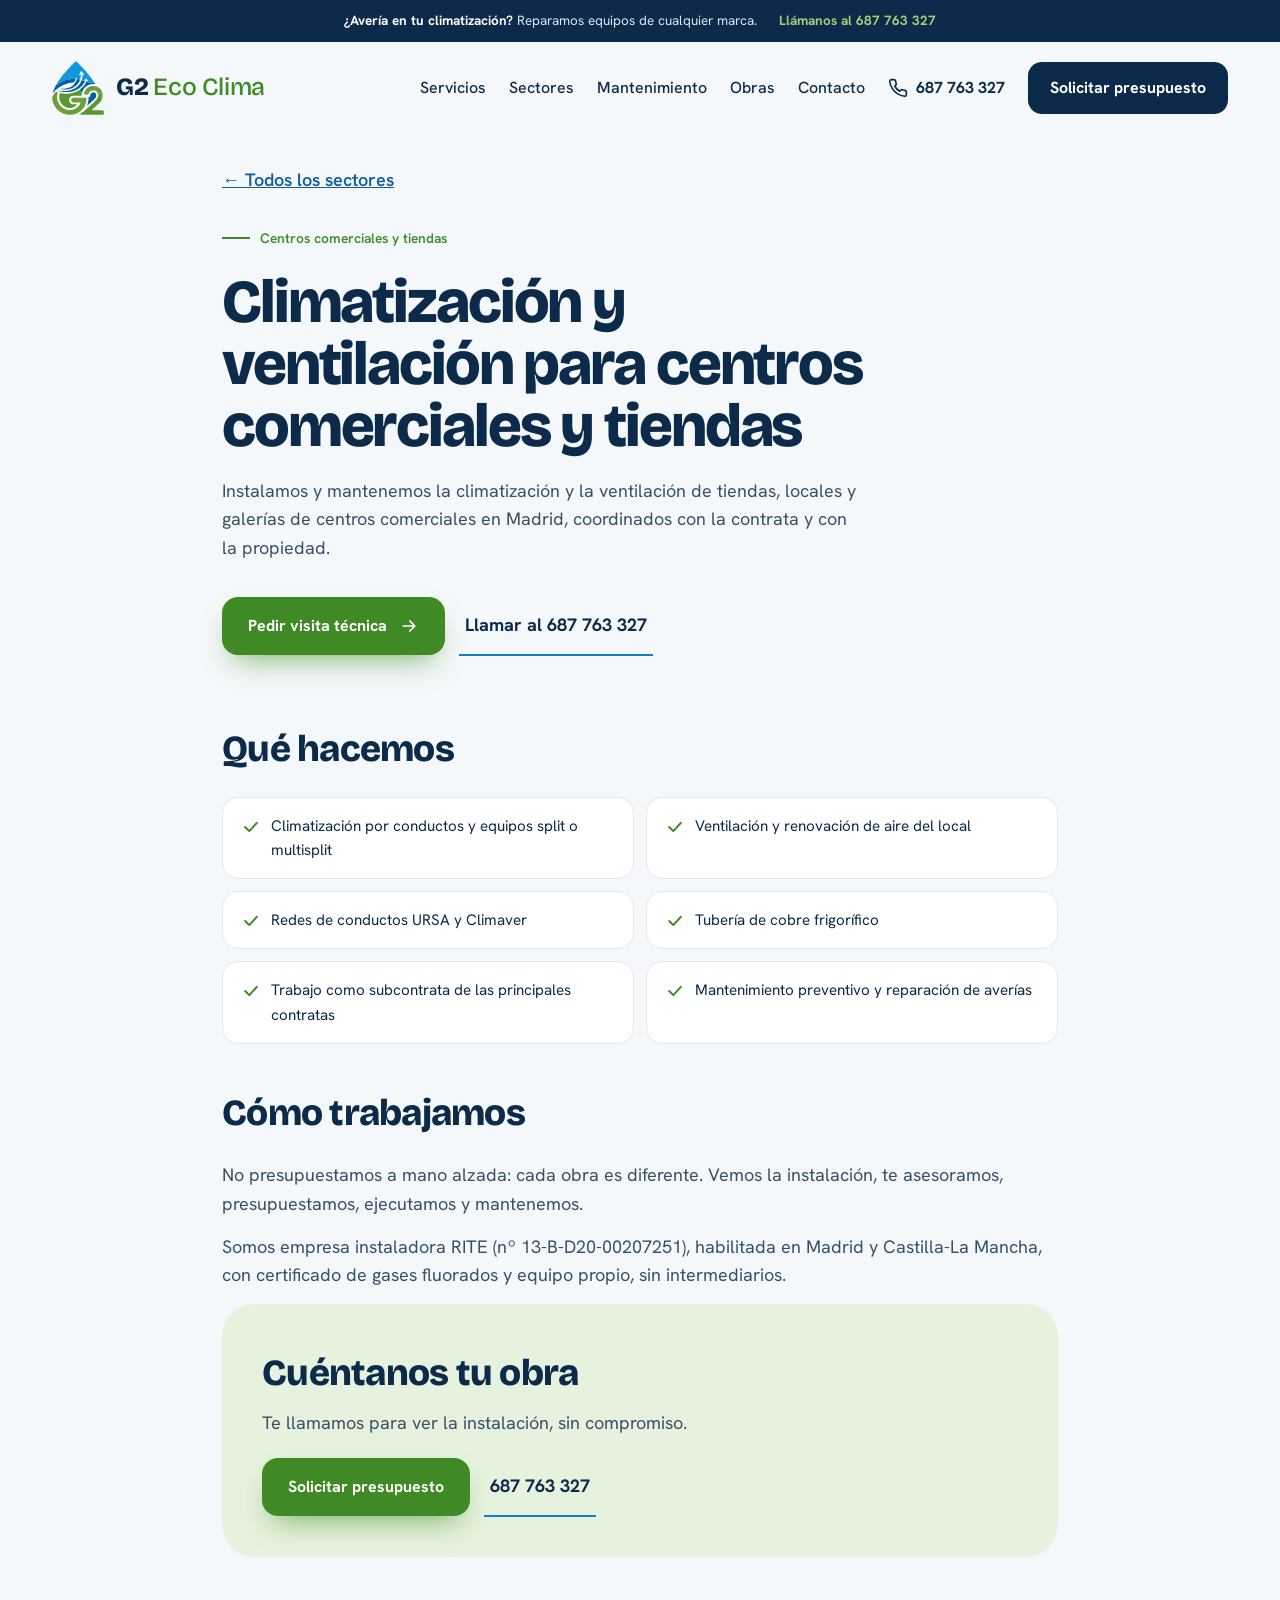
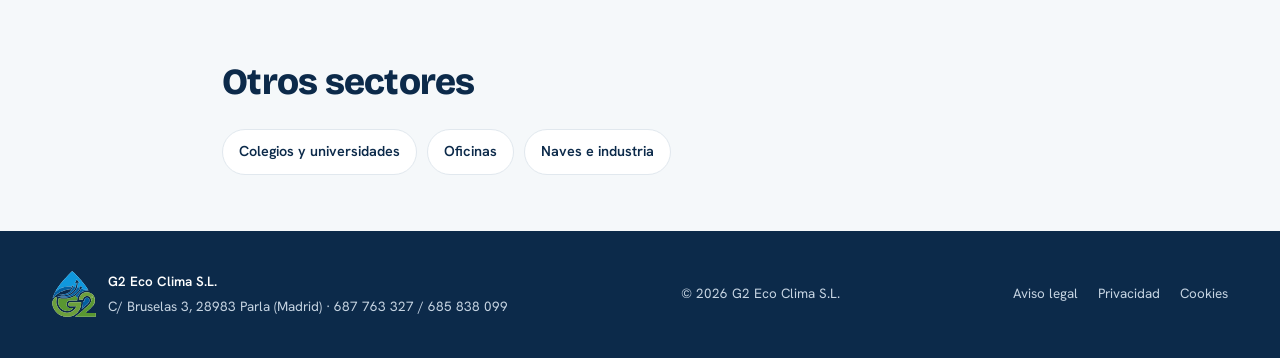
<file: centros-comerciales.html>
<!DOCTYPE html>
<html lang="es">
<head>
<meta charset="UTF-8">
<script src="js/site.js?v=2"></script>
<meta name="theme-color" content="#0c2a4a">
<meta name="viewport" content="width=device-width, initial-scale=1.0">
<title>Climatización y ventilación para centros comerciales y tiendas en Madrid | G2 Eco Clima</title>
<meta name="description" content="Instalación y mantenimiento de climatización y ventilación para tiendas, locales y galerías de centros comerciales en Madrid. Empresa instaladora RITE con equipo propio.">
<link rel="canonical" href="https://g2ecoclima.com/centros-comerciales.html">
<meta property="og:type" content="website">
<meta property="og:site_name" content="G2 Eco Clima">
<meta property="og:locale" content="es_ES">
<meta property="og:url" content="https://g2ecoclima.com/centros-comerciales.html">
<meta property="og:title" content="Climatización y ventilación para centros comerciales y tiendas en Madrid">
<meta property="og:description" content="Instalación y mantenimiento de climatización y ventilación para tiendas, locales y galerías de centros comerciales en Madrid. Empresa instaladora RITE con equipo propio.">
<meta property="og:image" content="https://g2ecoclima.com/assets/web/og-g2ecoclima.jpg">
<meta name="twitter:card" content="summary_large_image">
<meta name="referrer" content="strict-origin-when-cross-origin">
<meta http-equiv="Content-Security-Policy" content="default-src 'self'; style-src 'self'; font-src 'self'; img-src 'self' data:; script-src 'self'; frame-src 'none'; connect-src 'none'; object-src 'none'; base-uri 'self'; form-action 'self'; upgrade-insecure-requests">
<link rel="icon" type="image/svg+xml" href="assets/logo_g2_mark.svg?v=2">
<link rel="alternate icon" type="image/jpeg" href="assets/logo_g2.jpg">
<link rel="stylesheet" href="css/fonts.css?v=7">
<link rel="stylesheet" href="css/style.css?v=14">
<script type="application/ld+json">
{
  "@context": "https://schema.org",
  "@type": "Service",
  "name": "Climatización y ventilación para centros comerciales y tiendas",
  "serviceType": "Centros comerciales y tiendas",
  "url": "https://g2ecoclima.com/centros-comerciales.html",
  "areaServed": [
    "Comunidad de Madrid",
    "Castilla-La Mancha"
  ],
  "provider": {
    "@type": "HVACBusiness",
    "name": "G2 Eco Clima S.L.",
    "url": "https://g2ecoclima.com/",
    "telephone": "+34687763327"
  }
}
</script>
</head>
<body>
<a class="skip-link" href="#contenido">Saltar al contenido</a>

<div class="top-alert">
  <div class="container top-alert-inner">
    <span><strong>¿Avería en tu climatización?</strong> Reparamos equipos de cualquier marca.</span>
    <a href="tel:+34687763327">Llámanos al 687 763 327</a>
  </div>
</div>

<header class="site-header" id="header">
  <div class="container header-inner">
    <a href="index.html" class="brand">
      <img src="assets/logo_g2_mark.svg?v=2" alt="" class="brand-logo" width="52" height="55">
      <span class="brand-text">G2 <strong>Eco Clima</strong></span>
    </a>
    <nav class="nav" id="nav" aria-label="Principal">
      <a href="index.html#servicios">Servicios</a>
      <a href="index.html#sectores">Sectores</a>
      <a href="index.html#plan-mantenimiento">Mantenimiento</a>
      <a href="index.html#obras">Obras</a>
      <a href="index.html#contacto">Contacto</a>
      <a href="tel:+34687763327" class="nav-phone"><svg viewBox="0 0 24 24" class="icon" aria-hidden="true"><path d="M22 16.9v3a2 2 0 01-2.2 2 19.8 19.8 0 01-8.6-3.1 19.5 19.5 0 01-6-6A19.8 19.8 0 012.1 4.2 2 2 0 014.1 2h3a2 2 0 012 1.7c.1 1 .4 1.9.7 2.8a2 2 0 01-.5 2.1L8.1 9.9a16 16 0 006 6l1.3-1.3a2 2 0 012.1-.4c.9.3 1.8.6 2.8.7a2 2 0 011.7 2z"/></svg>687 763 327</a>
      <a href="index.html#presupuesto" class="btn btn-dark">Solicitar presupuesto</a>
    </nav>
    <button class="nav-toggle" id="navToggle" aria-label="Abrir menú" aria-expanded="false"><span></span><span></span><span></span></button>
  </div>
</header>

<main id="contenido" tabindex="-1">
  <section class="page-hero">
    <div class="container">
      <a href="index.html#sectores" class="back-link">&larr; Todos los sectores</a>
      <p class="eyebrow">Centros comerciales y tiendas</p>
      <h1>Climatización y ventilación para centros comerciales y tiendas</h1>
      <p class="hero-lead">Instalamos y mantenemos la climatización y la ventilación de tiendas, locales y galerías de centros comerciales en Madrid, coordinados con la contrata y con la propiedad.</p>
      <div class="hero-actions">
        <a href="index.html#presupuesto" class="btn btn-primary">Pedir visita técnica <svg viewBox="0 0 24 24" class="icon" aria-hidden="true"><path d="M5 12h14M13 6l6 6-6 6"/></svg></a>
        <a href="tel:+34687763327" class="btn-line">Llamar al 687 763 327</a>
      </div>
    </div>
  </section>

  <section class="page-body">
    <div class="container">
      <h2>Qué hacemos</h2>
      <ul class="check-list">
          <li><svg viewBox="0 0 24 24" class="icon" aria-hidden="true"><path d="M5 12l5 5 9-10"/></svg><span>Climatización por conductos y equipos split o multisplit</span></li>
          <li><svg viewBox="0 0 24 24" class="icon" aria-hidden="true"><path d="M5 12l5 5 9-10"/></svg><span>Ventilación y renovación de aire del local</span></li>
          <li><svg viewBox="0 0 24 24" class="icon" aria-hidden="true"><path d="M5 12l5 5 9-10"/></svg><span>Redes de conductos URSA y Climaver</span></li>
          <li><svg viewBox="0 0 24 24" class="icon" aria-hidden="true"><path d="M5 12l5 5 9-10"/></svg><span>Tubería de cobre frigorífico</span></li>
          <li><svg viewBox="0 0 24 24" class="icon" aria-hidden="true"><path d="M5 12l5 5 9-10"/></svg><span>Trabajo como subcontrata de las principales contratas</span></li>
          <li><svg viewBox="0 0 24 24" class="icon" aria-hidden="true"><path d="M5 12l5 5 9-10"/></svg><span>Mantenimiento preventivo y reparación de averías</span></li>
      </ul>

      <h2>Cómo trabajamos</h2>
      <p>No presupuestamos a mano alzada: cada obra es diferente. Vemos la instalación, te asesoramos, presupuestamos, ejecutamos y mantenemos.</p>
      <p>Somos empresa instaladora RITE (nº 13-B-D20-00207251), habilitada en Madrid y Castilla-La Mancha, con certificado de gases fluorados y equipo propio, sin intermediarios.</p>

      <div class="page-cta">
        <div>
          <h2>Cuéntanos tu obra</h2>
          <p>Te llamamos para ver la instalación, sin compromiso.</p>
        </div>
        <div class="page-cta-actions">
          <a href="index.html#presupuesto" class="btn btn-primary">Solicitar presupuesto</a>
          <a href="tel:+34687763327" class="btn-line">687 763 327</a>
        </div>
      </div>

      <h2>Otros sectores</h2>
      <ul class="related">
        <li><a href="colegios.html">Colegios y universidades</a></li>
        <li><a href="oficinas.html">Oficinas</a></li>
        <li><a href="naves-industriales.html">Naves e industria</a></li>
      </ul>
    </div>
  </section>
</main>

<footer class="site-footer">
  <div class="container footer-inner">
    <div class="footer-brand">
      <img src="assets/logo_g2_mark.svg?v=2" alt="G2 Eco Clima" class="brand-logo" width="44" height="46">
      <div>
        <span>G2 Eco Clima S.L.</span>
        <p class="footer-address">C/ Bruselas 3, 28983 Parla (Madrid) · 687 763 327 / 685 838 099</p>
      </div>
    </div>
    <p class="footer-copy">© <span id="year"></span> G2 Eco Clima S.L.</p>
    <nav class="footer-nav" aria-label="Legal">
      <a href="aviso-legal.html">Aviso legal</a>
      <a href="privacidad.html">Privacidad</a>
      <a href="cookies.html">Cookies</a>
    </nav>
  </div>
</footer>

<nav class="mobile-bar" aria-label="Contacto rápido">
  <a href="tel:+34687763327" class="btn btn-dark"><svg viewBox="0 0 24 24" class="icon" aria-hidden="true"><path d="M22 16.9v3a2 2 0 01-2.2 2 19.8 19.8 0 01-8.6-3.1 19.5 19.5 0 01-6-6A19.8 19.8 0 012.1 4.2 2 2 0 014.1 2h3a2 2 0 012 1.7c.1 1 .4 1.9.7 2.8a2 2 0 01-.5 2.1L8.1 9.9a16 16 0 006 6l1.3-1.3a2 2 0 012.1-.4c.9.3 1.8.6 2.8.7a2 2 0 011.7 2z"/></svg>Llamar</a>
  <a href="index.html#presupuesto" class="btn btn-primary">Pedir presupuesto</a>
</nav>

<script src="js/main.js?v=10"></script>
</body>
</html>
</file>
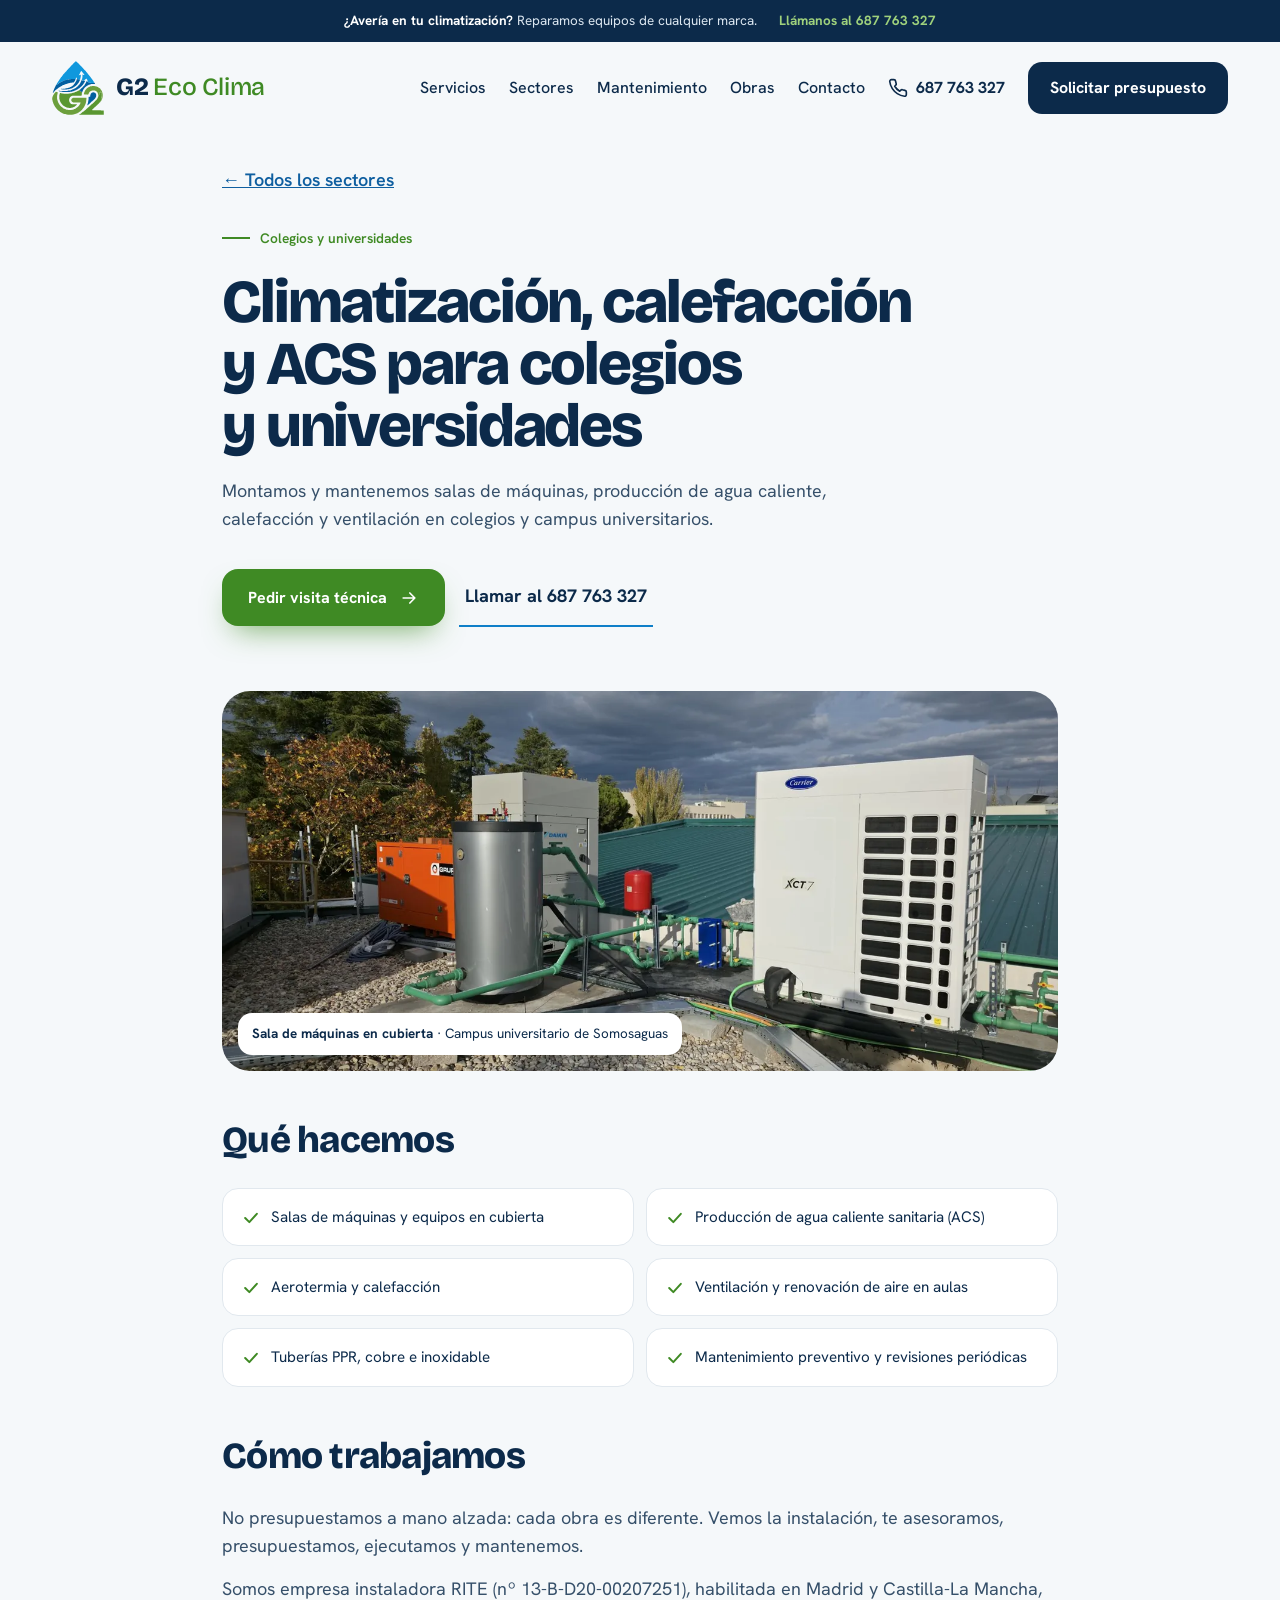
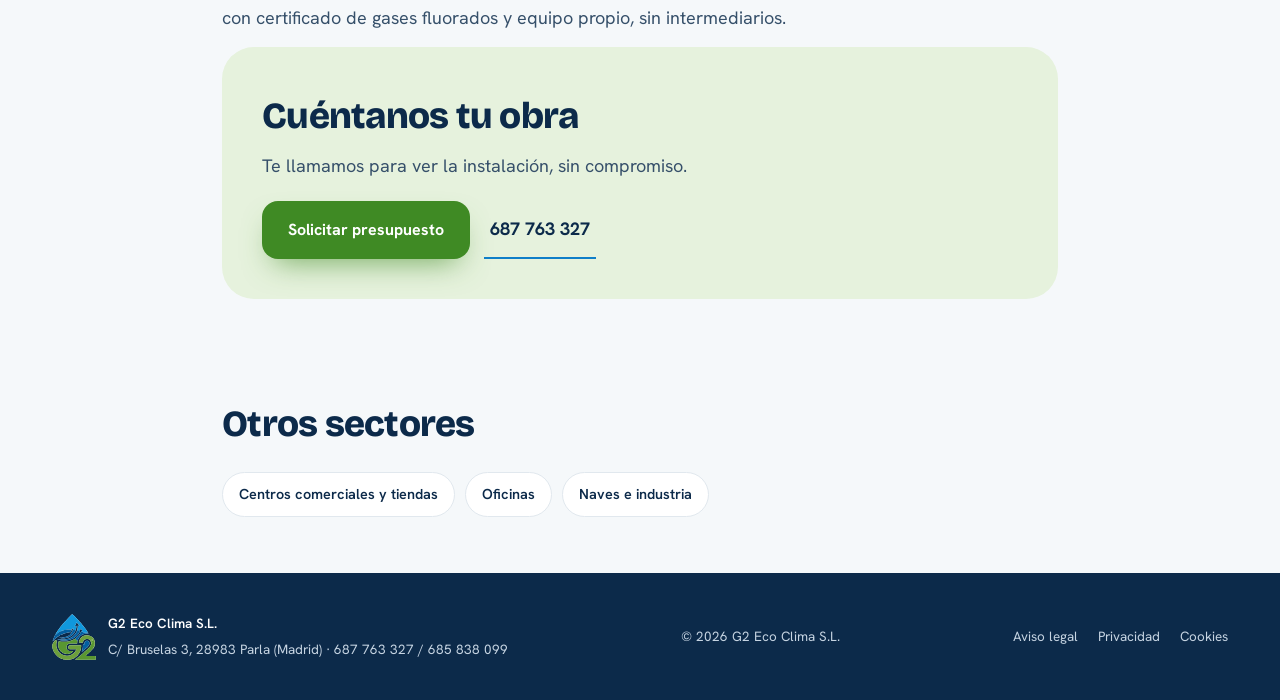
<file: colegios.html>
<!DOCTYPE html>
<html lang="es">
<head>
<meta charset="UTF-8">
<script src="js/site.js?v=2"></script>
<meta name="theme-color" content="#0c2a4a">
<meta name="viewport" content="width=device-width, initial-scale=1.0">
<title>Climatización, calefacción y ACS para colegios y universidades en Madrid | G2 Eco Clima</title>
<meta name="description" content="Salas de máquinas, agua caliente sanitaria, calefacción y ventilación para colegios y campus universitarios en Madrid. Empresa instaladora RITE con equipo propio.">
<link rel="canonical" href="https://g2ecoclima.com/colegios.html">
<meta property="og:type" content="website">
<meta property="og:site_name" content="G2 Eco Clima">
<meta property="og:locale" content="es_ES">
<meta property="og:url" content="https://g2ecoclima.com/colegios.html">
<meta property="og:title" content="Climatización, calefacción y ACS para colegios y universidades en Madrid">
<meta property="og:description" content="Salas de máquinas, agua caliente sanitaria, calefacción y ventilación para colegios y campus universitarios en Madrid. Empresa instaladora RITE con equipo propio.">
<meta property="og:image" content="https://g2ecoclima.com/assets/web/og-g2ecoclima.jpg">
<meta name="twitter:card" content="summary_large_image">
<meta name="referrer" content="strict-origin-when-cross-origin">
<meta http-equiv="Content-Security-Policy" content="default-src 'self'; style-src 'self'; font-src 'self'; img-src 'self' data:; script-src 'self'; frame-src 'none'; connect-src 'none'; object-src 'none'; base-uri 'self'; form-action 'self'; upgrade-insecure-requests">
<link rel="icon" type="image/svg+xml" href="assets/logo_g2_mark.svg?v=2">
<link rel="alternate icon" type="image/jpeg" href="assets/logo_g2.jpg">
<link rel="stylesheet" href="css/fonts.css?v=7">
<link rel="stylesheet" href="css/style.css?v=14">
<script type="application/ld+json">
{
  "@context": "https://schema.org",
  "@type": "Service",
  "name": "Climatización, calefacción y ACS para colegios y universidades",
  "serviceType": "Colegios y universidades",
  "url": "https://g2ecoclima.com/colegios.html",
  "areaServed": [
    "Comunidad de Madrid",
    "Castilla-La Mancha"
  ],
  "provider": {
    "@type": "HVACBusiness",
    "name": "G2 Eco Clima S.L.",
    "url": "https://g2ecoclima.com/",
    "telephone": "+34687763327"
  }
}
</script>
</head>
<body>
<a class="skip-link" href="#contenido">Saltar al contenido</a>

<div class="top-alert">
  <div class="container top-alert-inner">
    <span><strong>¿Avería en tu climatización?</strong> Reparamos equipos de cualquier marca.</span>
    <a href="tel:+34687763327">Llámanos al 687 763 327</a>
  </div>
</div>

<header class="site-header" id="header">
  <div class="container header-inner">
    <a href="index.html" class="brand">
      <img src="assets/logo_g2_mark.svg?v=2" alt="" class="brand-logo" width="52" height="55">
      <span class="brand-text">G2 <strong>Eco Clima</strong></span>
    </a>
    <nav class="nav" id="nav" aria-label="Principal">
      <a href="index.html#servicios">Servicios</a>
      <a href="index.html#sectores">Sectores</a>
      <a href="index.html#plan-mantenimiento">Mantenimiento</a>
      <a href="index.html#obras">Obras</a>
      <a href="index.html#contacto">Contacto</a>
      <a href="tel:+34687763327" class="nav-phone"><svg viewBox="0 0 24 24" class="icon" aria-hidden="true"><path d="M22 16.9v3a2 2 0 01-2.2 2 19.8 19.8 0 01-8.6-3.1 19.5 19.5 0 01-6-6A19.8 19.8 0 012.1 4.2 2 2 0 014.1 2h3a2 2 0 012 1.7c.1 1 .4 1.9.7 2.8a2 2 0 01-.5 2.1L8.1 9.9a16 16 0 006 6l1.3-1.3a2 2 0 012.1-.4c.9.3 1.8.6 2.8.7a2 2 0 011.7 2z"/></svg>687 763 327</a>
      <a href="index.html#presupuesto" class="btn btn-dark">Solicitar presupuesto</a>
    </nav>
    <button class="nav-toggle" id="navToggle" aria-label="Abrir menú" aria-expanded="false"><span></span><span></span><span></span></button>
  </div>
</header>

<main id="contenido" tabindex="-1">
  <section class="page-hero">
    <div class="container">
      <a href="index.html#sectores" class="back-link">&larr; Todos los sectores</a>
      <p class="eyebrow">Colegios y universidades</p>
      <h1>Climatización, calefacción y ACS para colegios y universidades</h1>
      <p class="hero-lead">Montamos y mantenemos salas de máquinas, producción de agua caliente, calefacción y ventilación en colegios y campus universitarios.</p>
      <div class="hero-actions">
        <a href="index.html#presupuesto" class="btn btn-primary">Pedir visita técnica <svg viewBox="0 0 24 24" class="icon" aria-hidden="true"><path d="M5 12h14M13 6l6 6-6 6"/></svg></a>
        <a href="tel:+34687763327" class="btn-line">Llamar al 687 763 327</a>
      </div>
    </div>
  </section>

  <section class="page-body">
    <div class="container">
      <figure class="page-photo"><img src="assets/proyectos/somosaguas-sala-maquinas.webp" alt="Sala de máquinas en cubierta, campus universitario de Somosaguas" width="1400" height="647"><figcaption><strong>Sala de máquinas en cubierta</strong> · Campus universitario de Somosaguas</figcaption></figure>
      <h2>Qué hacemos</h2>
      <ul class="check-list">
          <li><svg viewBox="0 0 24 24" class="icon" aria-hidden="true"><path d="M5 12l5 5 9-10"/></svg><span>Salas de máquinas y equipos en cubierta</span></li>
          <li><svg viewBox="0 0 24 24" class="icon" aria-hidden="true"><path d="M5 12l5 5 9-10"/></svg><span>Producción de agua caliente sanitaria (ACS)</span></li>
          <li><svg viewBox="0 0 24 24" class="icon" aria-hidden="true"><path d="M5 12l5 5 9-10"/></svg><span>Aerotermia y calefacción</span></li>
          <li><svg viewBox="0 0 24 24" class="icon" aria-hidden="true"><path d="M5 12l5 5 9-10"/></svg><span>Ventilación y renovación de aire en aulas</span></li>
          <li><svg viewBox="0 0 24 24" class="icon" aria-hidden="true"><path d="M5 12l5 5 9-10"/></svg><span>Tuberías PPR, cobre e inoxidable</span></li>
          <li><svg viewBox="0 0 24 24" class="icon" aria-hidden="true"><path d="M5 12l5 5 9-10"/></svg><span>Mantenimiento preventivo y revisiones periódicas</span></li>
      </ul>

      <h2>Cómo trabajamos</h2>
      <p>No presupuestamos a mano alzada: cada obra es diferente. Vemos la instalación, te asesoramos, presupuestamos, ejecutamos y mantenemos.</p>
      <p>Somos empresa instaladora RITE (nº 13-B-D20-00207251), habilitada en Madrid y Castilla-La Mancha, con certificado de gases fluorados y equipo propio, sin intermediarios.</p>

      <div class="page-cta">
        <div>
          <h2>Cuéntanos tu obra</h2>
          <p>Te llamamos para ver la instalación, sin compromiso.</p>
        </div>
        <div class="page-cta-actions">
          <a href="index.html#presupuesto" class="btn btn-primary">Solicitar presupuesto</a>
          <a href="tel:+34687763327" class="btn-line">687 763 327</a>
        </div>
      </div>

      <h2>Otros sectores</h2>
      <ul class="related">
        <li><a href="centros-comerciales.html">Centros comerciales y tiendas</a></li>
        <li><a href="oficinas.html">Oficinas</a></li>
        <li><a href="naves-industriales.html">Naves e industria</a></li>
      </ul>
    </div>
  </section>
</main>

<footer class="site-footer">
  <div class="container footer-inner">
    <div class="footer-brand">
      <img src="assets/logo_g2_mark.svg?v=2" alt="G2 Eco Clima" class="brand-logo" width="44" height="46">
      <div>
        <span>G2 Eco Clima S.L.</span>
        <p class="footer-address">C/ Bruselas 3, 28983 Parla (Madrid) · 687 763 327 / 685 838 099</p>
      </div>
    </div>
    <p class="footer-copy">© <span id="year"></span> G2 Eco Clima S.L.</p>
    <nav class="footer-nav" aria-label="Legal">
      <a href="aviso-legal.html">Aviso legal</a>
      <a href="privacidad.html">Privacidad</a>
      <a href="cookies.html">Cookies</a>
    </nav>
  </div>
</footer>

<nav class="mobile-bar" aria-label="Contacto rápido">
  <a href="tel:+34687763327" class="btn btn-dark"><svg viewBox="0 0 24 24" class="icon" aria-hidden="true"><path d="M22 16.9v3a2 2 0 01-2.2 2 19.8 19.8 0 01-8.6-3.1 19.5 19.5 0 01-6-6A19.8 19.8 0 012.1 4.2 2 2 0 014.1 2h3a2 2 0 012 1.7c.1 1 .4 1.9.7 2.8a2 2 0 01-.5 2.1L8.1 9.9a16 16 0 006 6l1.3-1.3a2 2 0 012.1-.4c.9.3 1.8.6 2.8.7a2 2 0 011.7 2z"/></svg>Llamar</a>
  <a href="index.html#presupuesto" class="btn btn-primary">Pedir presupuesto</a>
</nav>

<script src="js/main.js?v=10"></script>
</body>
</html>
</file>
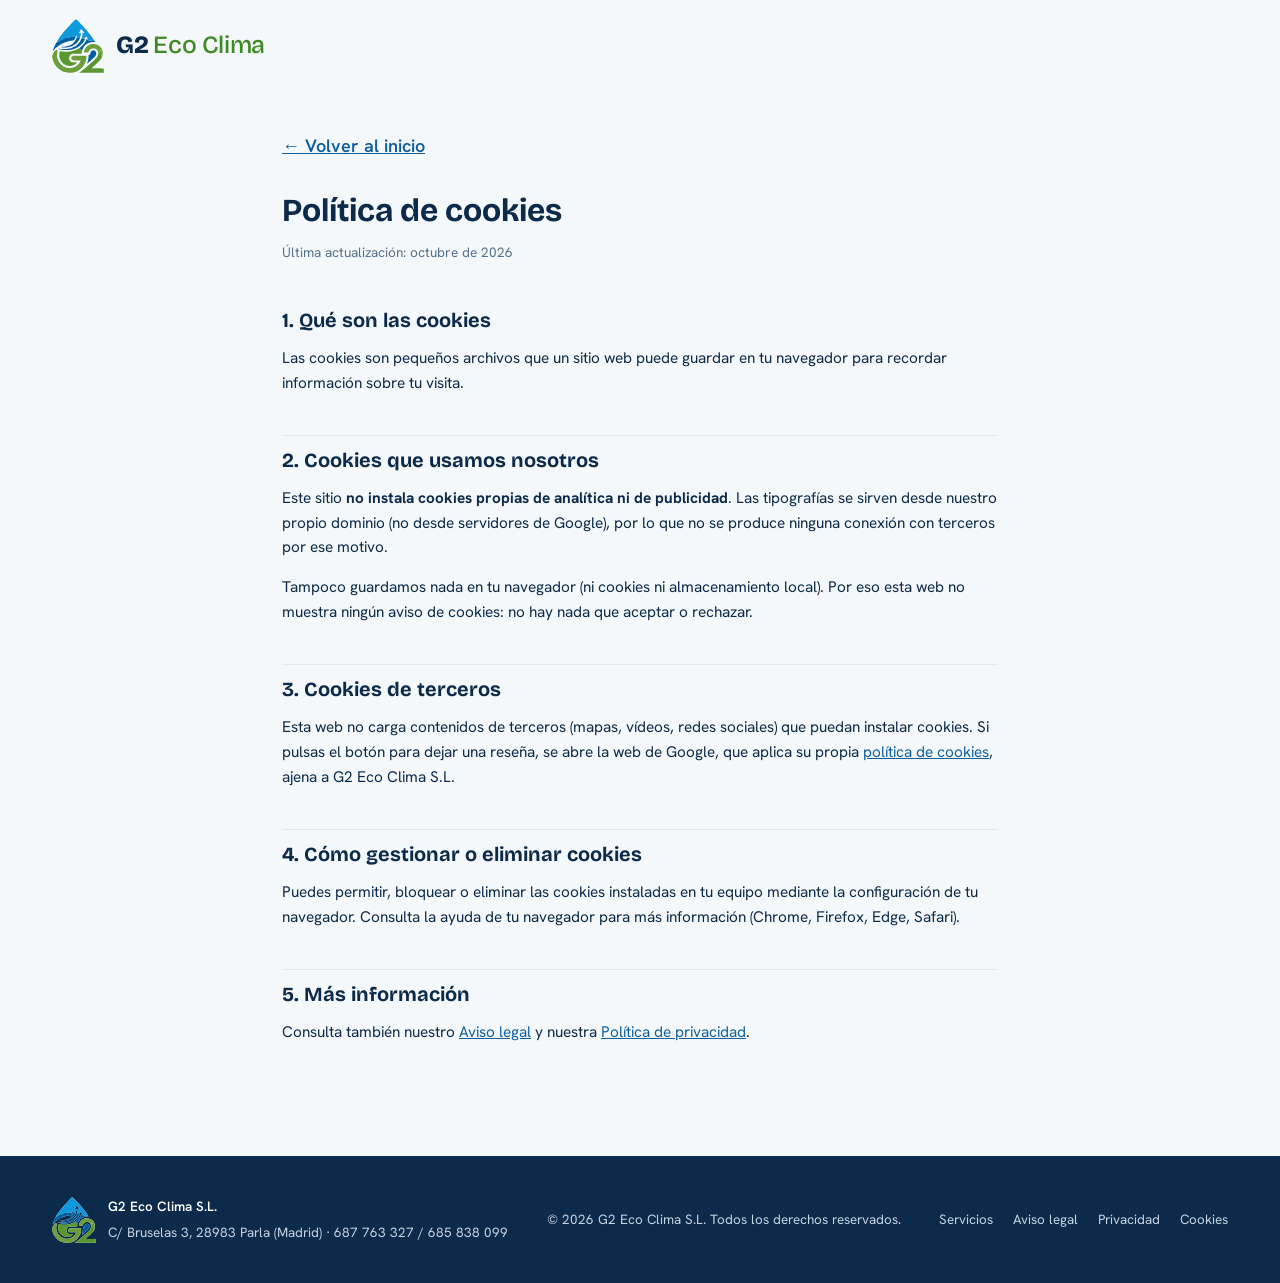
<file: cookies.html>
<!DOCTYPE html>
<html lang="es">
<head>
<meta charset="UTF-8">
<script src="js/site.js?v=2"></script>
<meta name="theme-color" content="#0c2a4a">
<meta name="viewport" content="width=device-width, initial-scale=1.0">
<title>Política de cookies — G2 Eco Clima</title>
<meta name="robots" content="noindex">
<meta name="referrer" content="strict-origin-when-cross-origin">
<meta http-equiv="Content-Security-Policy" content="default-src 'self'; style-src 'self'; font-src 'self'; img-src 'self' data:; script-src 'self'; frame-src 'none'; connect-src 'none'; object-src 'none'; base-uri 'self'; form-action 'self'; upgrade-insecure-requests">
<link rel="icon" type="image/svg+xml" href="assets/logo_g2_mark.svg?v=2">
<link rel="alternate icon" type="image/jpeg" href="assets/logo_g2.jpg">
<link rel="stylesheet" href="css/fonts.css?v=7">
<link rel="stylesheet" href="css/style.css?v=14">
</head>
<body>
<a class="skip-link" href="#contenido">Saltar al contenido</a>

<header class="site-header">
  <div class="container header-inner">
    <a href="index.html" class="brand">
      <img src="assets/logo_g2_mark.svg?v=2" alt="G2 Eco Clima" class="brand-logo" width="40" height="42">
      <span class="brand-text">G2 <strong>Eco Clima</strong></span>
    </a>
  </div>
</header>

<main id="contenido" tabindex="-1">
  <section class="legal">
    <div class="container">
      <a href="index.html" class="back-link">&larr; Volver al inicio</a>
      <h1>Política de cookies</h1>
      <p class="updated">Última actualización: octubre de 2026</p>

      <h2>1. Qué son las cookies</h2>
      <p>
        Las cookies son pequeños archivos que un sitio web puede guardar en tu navegador para recordar
        información sobre tu visita.
      </p>

      <h2>2. Cookies que usamos nosotros</h2>
      <p>
        Este sitio <strong>no instala cookies propias de analítica ni de publicidad</strong>. Las
        tipografías se sirven desde nuestro propio dominio (no desde servidores de Google), por lo que no
        se produce ninguna conexión con terceros por ese motivo.
      </p>
      <p>
        Tampoco guardamos nada en tu navegador (ni cookies ni almacenamiento local). Por eso esta web no
        muestra ningún aviso de cookies: no hay nada que aceptar o rechazar.
      </p>

      <h2>3. Cookies de terceros</h2>
      <p>
        Esta web no carga contenidos de terceros (mapas, vídeos, redes sociales) que puedan instalar
        cookies. Si pulsas el botón para dejar una reseña, se abre la web de Google, que aplica su propia
        <a href="https://policies.google.com/technologies/cookies" target="_blank" rel="noopener">política
        de cookies</a>, ajena a G2 Eco Clima S.L.
      </p>

      <h2>4. Cómo gestionar o eliminar cookies</h2>
      <p>
        Puedes permitir, bloquear o eliminar las cookies instaladas en tu equipo mediante la
        configuración de tu navegador. Consulta la ayuda de tu navegador para más información
        (Chrome, Firefox, Edge, Safari).
      </p>

      <h2>5. Más información</h2>
      <p>
        Consulta también nuestro <a href="aviso-legal.html">Aviso legal</a> y nuestra
        <a href="privacidad.html">Política de privacidad</a>.
      </p>
    </div>
  </section>
</main>

<footer class="site-footer">
  <div class="container footer-inner">
    <div class="footer-brand">
      <img src="assets/logo_g2_mark.svg?v=2" alt="G2 Eco Clima" class="brand-logo" width="40" height="42">
      <div>
        <span>G2 Eco Clima S.L.</span>
        <p class="footer-address">C/ Bruselas 3, 28983 Parla (Madrid) · 687 763 327 / 685 838 099</p>
      </div>
    </div>
    <p class="footer-copy">© <span id="year"></span> G2 Eco Clima S.L. Todos los derechos reservados.</p>
    <nav class="footer-nav">
      <a href="index.html#servicios">Servicios</a>
      <a href="aviso-legal.html">Aviso legal</a>
      <a href="privacidad.html">Privacidad</a>
      <a href="cookies.html">Cookies</a>
    </nav>
  </div>
</footer>

</body>
</html>
</file>
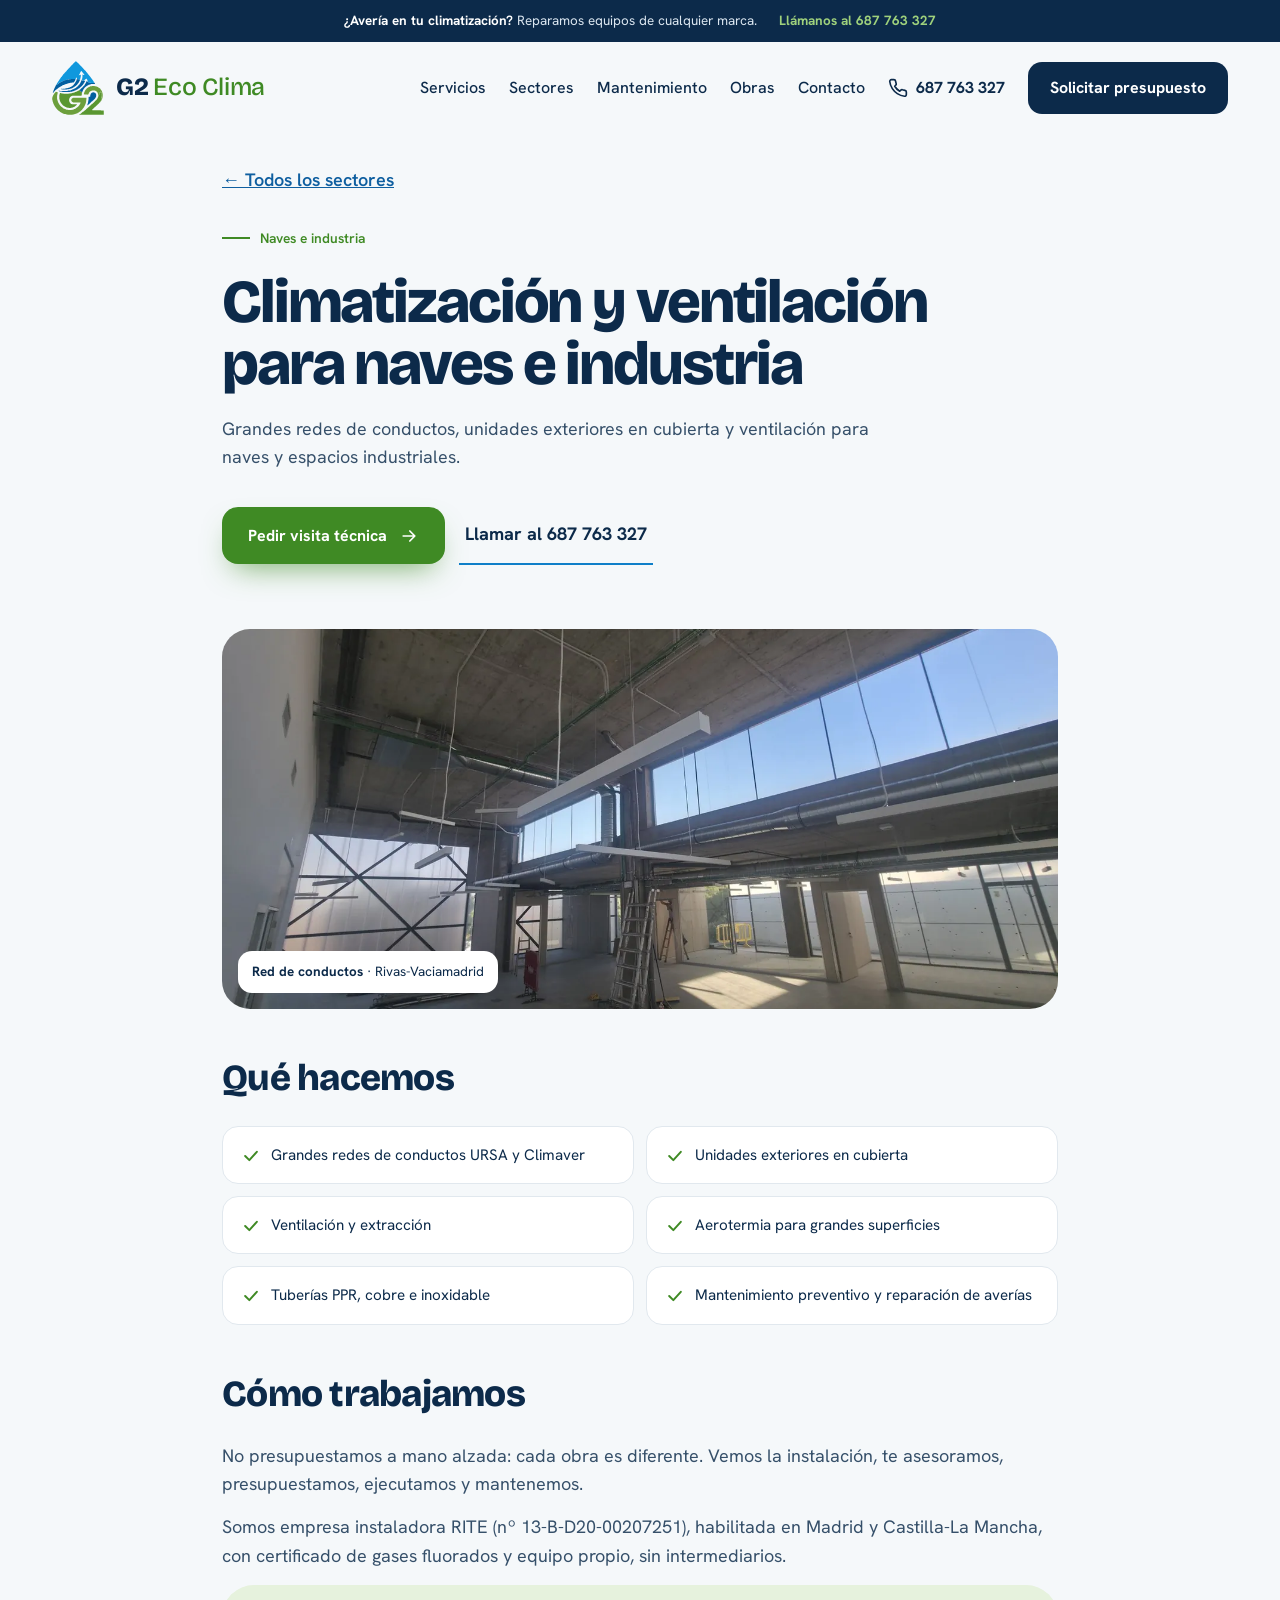
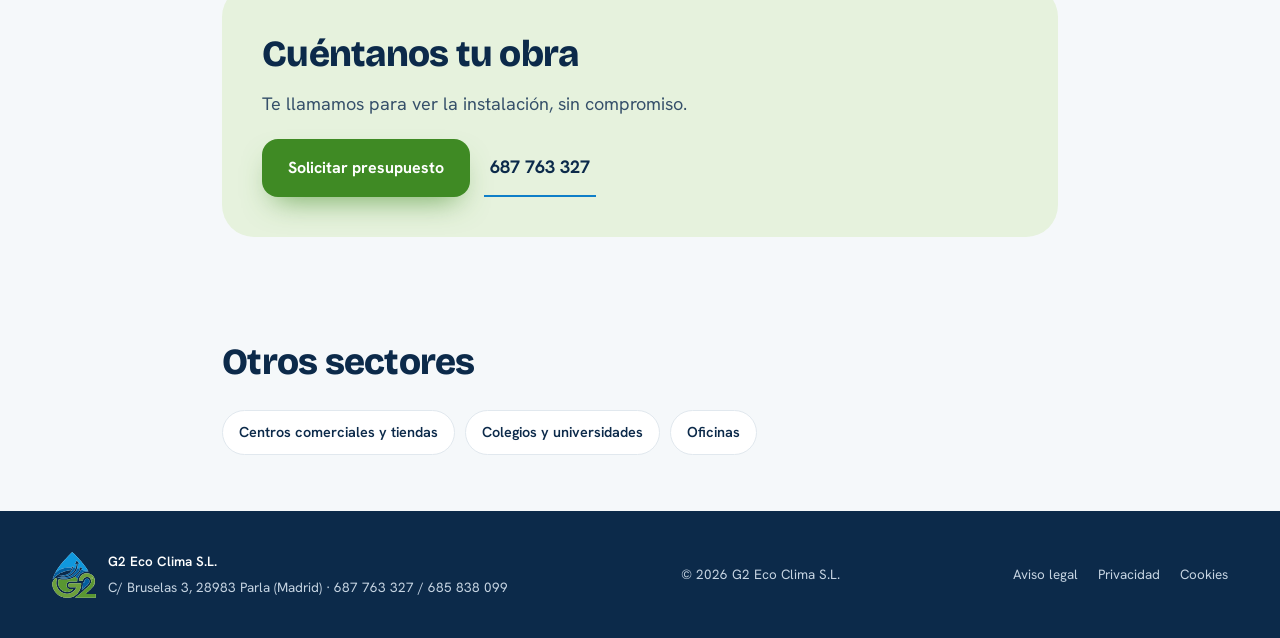
<file: naves-industriales.html>
<!DOCTYPE html>
<html lang="es">
<head>
<meta charset="UTF-8">
<script src="js/site.js?v=2"></script>
<meta name="theme-color" content="#0c2a4a">
<meta name="viewport" content="width=device-width, initial-scale=1.0">
<title>Climatización y ventilación para naves industriales en Madrid | G2 Eco Clima</title>
<meta name="description" content="Grandes redes de conductos, unidades en cubierta y ventilación para naves industriales en Madrid. Empresa instaladora RITE con equipo propio.">
<link rel="canonical" href="https://g2ecoclima.com/naves-industriales.html">
<meta property="og:type" content="website">
<meta property="og:site_name" content="G2 Eco Clima">
<meta property="og:locale" content="es_ES">
<meta property="og:url" content="https://g2ecoclima.com/naves-industriales.html">
<meta property="og:title" content="Climatización y ventilación para naves industriales en Madrid">
<meta property="og:description" content="Grandes redes de conductos, unidades en cubierta y ventilación para naves industriales en Madrid. Empresa instaladora RITE con equipo propio.">
<meta property="og:image" content="https://g2ecoclima.com/assets/web/og-g2ecoclima.jpg">
<meta name="twitter:card" content="summary_large_image">
<meta name="referrer" content="strict-origin-when-cross-origin">
<meta http-equiv="Content-Security-Policy" content="default-src 'self'; style-src 'self'; font-src 'self'; img-src 'self' data:; script-src 'self'; frame-src 'none'; connect-src 'none'; object-src 'none'; base-uri 'self'; form-action 'self'; upgrade-insecure-requests">
<link rel="icon" type="image/svg+xml" href="assets/logo_g2_mark.svg?v=2">
<link rel="alternate icon" type="image/jpeg" href="assets/logo_g2.jpg">
<link rel="stylesheet" href="css/fonts.css?v=7">
<link rel="stylesheet" href="css/style.css?v=14">
<script type="application/ld+json">
{
  "@context": "https://schema.org",
  "@type": "Service",
  "name": "Climatización y ventilación para naves e industria",
  "serviceType": "Naves e industria",
  "url": "https://g2ecoclima.com/naves-industriales.html",
  "areaServed": [
    "Comunidad de Madrid",
    "Castilla-La Mancha"
  ],
  "provider": {
    "@type": "HVACBusiness",
    "name": "G2 Eco Clima S.L.",
    "url": "https://g2ecoclima.com/",
    "telephone": "+34687763327"
  }
}
</script>
</head>
<body>
<a class="skip-link" href="#contenido">Saltar al contenido</a>

<div class="top-alert">
  <div class="container top-alert-inner">
    <span><strong>¿Avería en tu climatización?</strong> Reparamos equipos de cualquier marca.</span>
    <a href="tel:+34687763327">Llámanos al 687 763 327</a>
  </div>
</div>

<header class="site-header" id="header">
  <div class="container header-inner">
    <a href="index.html" class="brand">
      <img src="assets/logo_g2_mark.svg?v=2" alt="" class="brand-logo" width="52" height="55">
      <span class="brand-text">G2 <strong>Eco Clima</strong></span>
    </a>
    <nav class="nav" id="nav" aria-label="Principal">
      <a href="index.html#servicios">Servicios</a>
      <a href="index.html#sectores">Sectores</a>
      <a href="index.html#plan-mantenimiento">Mantenimiento</a>
      <a href="index.html#obras">Obras</a>
      <a href="index.html#contacto">Contacto</a>
      <a href="tel:+34687763327" class="nav-phone"><svg viewBox="0 0 24 24" class="icon" aria-hidden="true"><path d="M22 16.9v3a2 2 0 01-2.2 2 19.8 19.8 0 01-8.6-3.1 19.5 19.5 0 01-6-6A19.8 19.8 0 012.1 4.2 2 2 0 014.1 2h3a2 2 0 012 1.7c.1 1 .4 1.9.7 2.8a2 2 0 01-.5 2.1L8.1 9.9a16 16 0 006 6l1.3-1.3a2 2 0 012.1-.4c.9.3 1.8.6 2.8.7a2 2 0 011.7 2z"/></svg>687 763 327</a>
      <a href="index.html#presupuesto" class="btn btn-dark">Solicitar presupuesto</a>
    </nav>
    <button class="nav-toggle" id="navToggle" aria-label="Abrir menú" aria-expanded="false"><span></span><span></span><span></span></button>
  </div>
</header>

<main id="contenido" tabindex="-1">
  <section class="page-hero">
    <div class="container">
      <a href="index.html#sectores" class="back-link">&larr; Todos los sectores</a>
      <p class="eyebrow">Naves e industria</p>
      <h1>Climatización y ventilación para naves e industria</h1>
      <p class="hero-lead">Grandes redes de conductos, unidades exteriores en cubierta y ventilación para naves y espacios industriales.</p>
      <div class="hero-actions">
        <a href="index.html#presupuesto" class="btn btn-primary">Pedir visita técnica <svg viewBox="0 0 24 24" class="icon" aria-hidden="true"><path d="M5 12h14M13 6l6 6-6 6"/></svg></a>
        <a href="tel:+34687763327" class="btn-line">Llamar al 687 763 327</a>
      </div>
    </div>
  </section>

  <section class="page-body">
    <div class="container">
      <figure class="page-photo"><img src="assets/proyectos/rivas-red-conductos-interior.webp" alt="Red de conductos en gran nave, Rivas-Vaciamadrid" width="1400" height="647"><figcaption><strong>Red de conductos</strong> · Rivas-Vaciamadrid</figcaption></figure>
      <h2>Qué hacemos</h2>
      <ul class="check-list">
          <li><svg viewBox="0 0 24 24" class="icon" aria-hidden="true"><path d="M5 12l5 5 9-10"/></svg><span>Grandes redes de conductos URSA y Climaver</span></li>
          <li><svg viewBox="0 0 24 24" class="icon" aria-hidden="true"><path d="M5 12l5 5 9-10"/></svg><span>Unidades exteriores en cubierta</span></li>
          <li><svg viewBox="0 0 24 24" class="icon" aria-hidden="true"><path d="M5 12l5 5 9-10"/></svg><span>Ventilación y extracción</span></li>
          <li><svg viewBox="0 0 24 24" class="icon" aria-hidden="true"><path d="M5 12l5 5 9-10"/></svg><span>Aerotermia para grandes superficies</span></li>
          <li><svg viewBox="0 0 24 24" class="icon" aria-hidden="true"><path d="M5 12l5 5 9-10"/></svg><span>Tuberías PPR, cobre e inoxidable</span></li>
          <li><svg viewBox="0 0 24 24" class="icon" aria-hidden="true"><path d="M5 12l5 5 9-10"/></svg><span>Mantenimiento preventivo y reparación de averías</span></li>
      </ul>

      <h2>Cómo trabajamos</h2>
      <p>No presupuestamos a mano alzada: cada obra es diferente. Vemos la instalación, te asesoramos, presupuestamos, ejecutamos y mantenemos.</p>
      <p>Somos empresa instaladora RITE (nº 13-B-D20-00207251), habilitada en Madrid y Castilla-La Mancha, con certificado de gases fluorados y equipo propio, sin intermediarios.</p>

      <div class="page-cta">
        <div>
          <h2>Cuéntanos tu obra</h2>
          <p>Te llamamos para ver la instalación, sin compromiso.</p>
        </div>
        <div class="page-cta-actions">
          <a href="index.html#presupuesto" class="btn btn-primary">Solicitar presupuesto</a>
          <a href="tel:+34687763327" class="btn-line">687 763 327</a>
        </div>
      </div>

      <h2>Otros sectores</h2>
      <ul class="related">
        <li><a href="centros-comerciales.html">Centros comerciales y tiendas</a></li>
        <li><a href="colegios.html">Colegios y universidades</a></li>
        <li><a href="oficinas.html">Oficinas</a></li>
      </ul>
    </div>
  </section>
</main>

<footer class="site-footer">
  <div class="container footer-inner">
    <div class="footer-brand">
      <img src="assets/logo_g2_mark.svg?v=2" alt="G2 Eco Clima" class="brand-logo" width="44" height="46">
      <div>
        <span>G2 Eco Clima S.L.</span>
        <p class="footer-address">C/ Bruselas 3, 28983 Parla (Madrid) · 687 763 327 / 685 838 099</p>
      </div>
    </div>
    <p class="footer-copy">© <span id="year"></span> G2 Eco Clima S.L.</p>
    <nav class="footer-nav" aria-label="Legal">
      <a href="aviso-legal.html">Aviso legal</a>
      <a href="privacidad.html">Privacidad</a>
      <a href="cookies.html">Cookies</a>
    </nav>
  </div>
</footer>

<nav class="mobile-bar" aria-label="Contacto rápido">
  <a href="tel:+34687763327" class="btn btn-dark"><svg viewBox="0 0 24 24" class="icon" aria-hidden="true"><path d="M22 16.9v3a2 2 0 01-2.2 2 19.8 19.8 0 01-8.6-3.1 19.5 19.5 0 01-6-6A19.8 19.8 0 012.1 4.2 2 2 0 014.1 2h3a2 2 0 012 1.7c.1 1 .4 1.9.7 2.8a2 2 0 01-.5 2.1L8.1 9.9a16 16 0 006 6l1.3-1.3a2 2 0 012.1-.4c.9.3 1.8.6 2.8.7a2 2 0 011.7 2z"/></svg>Llamar</a>
  <a href="index.html#presupuesto" class="btn btn-primary">Pedir presupuesto</a>
</nav>

<script src="js/main.js?v=10"></script>
</body>
</html>
</file>
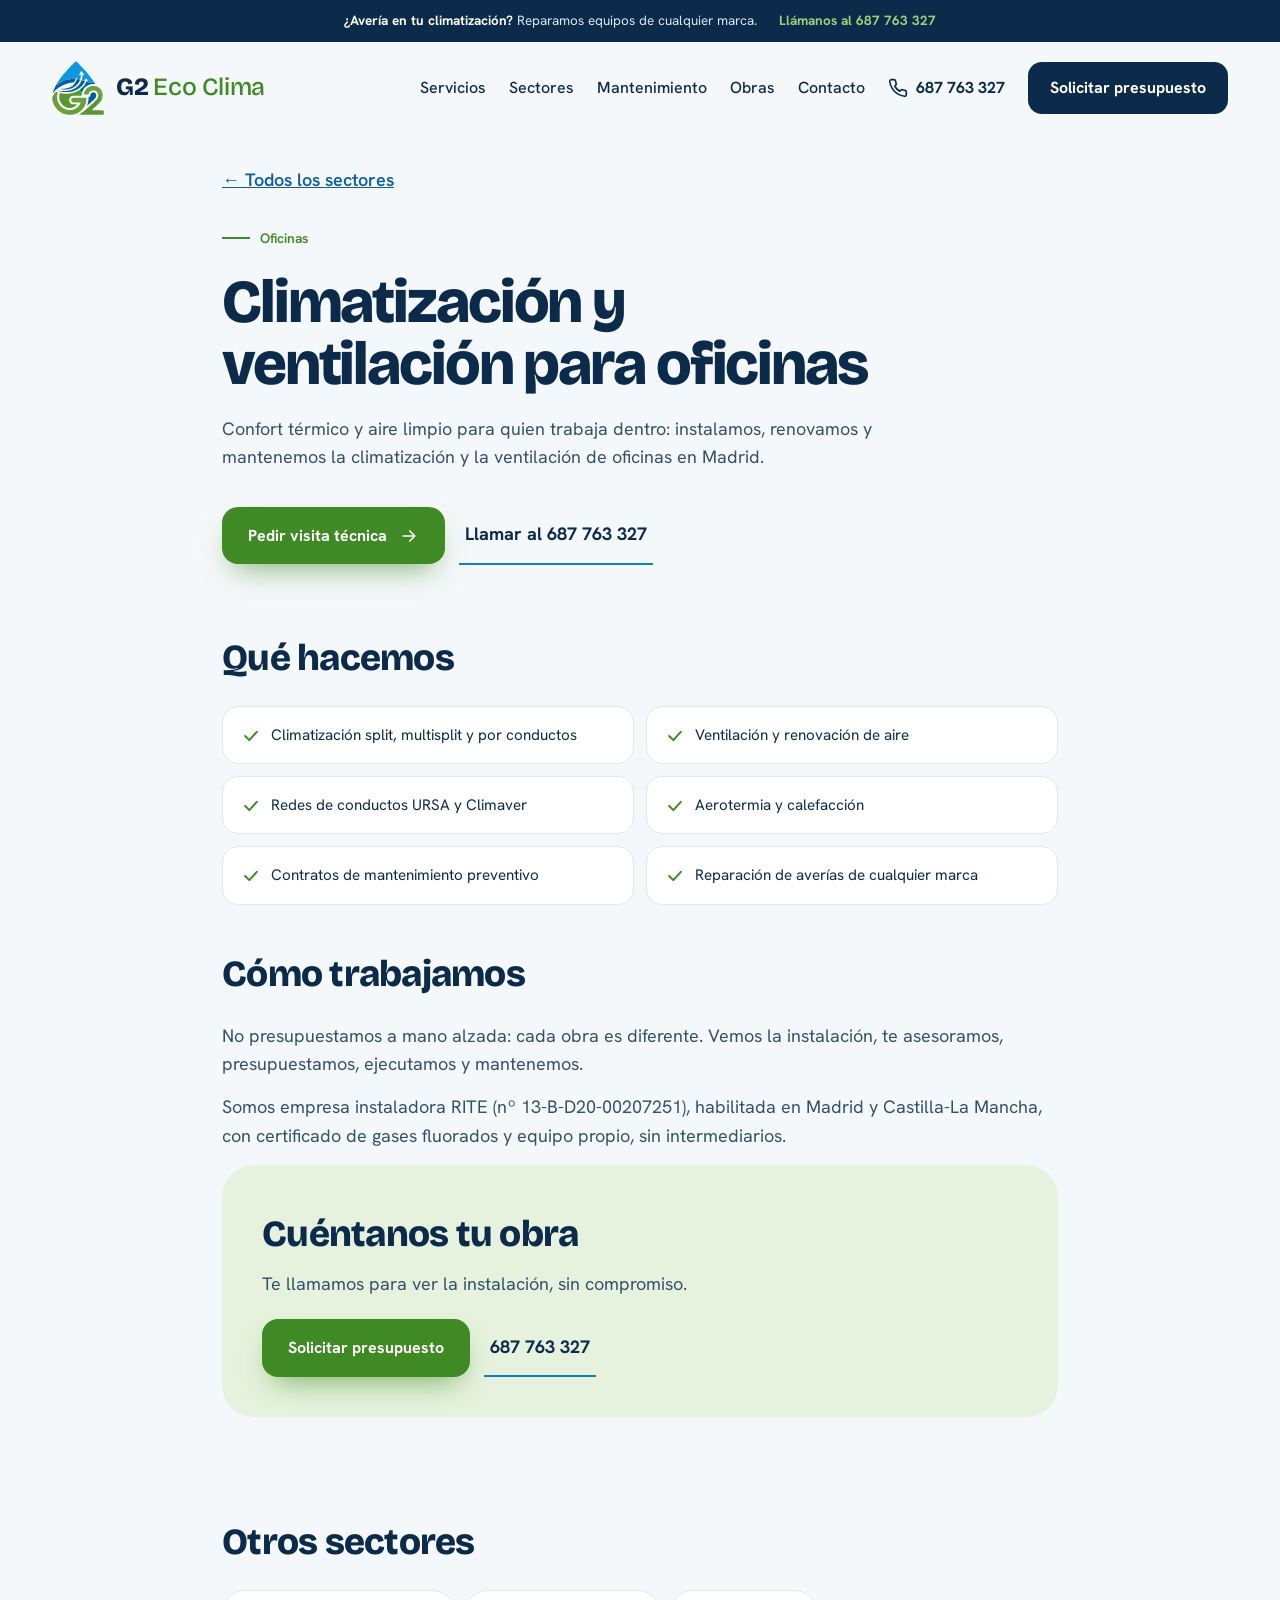
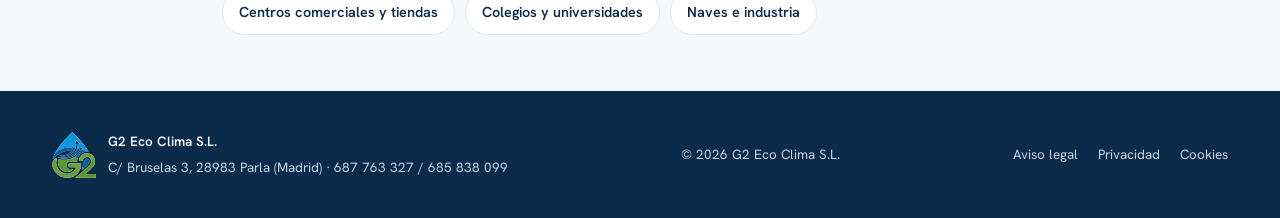
<file: oficinas.html>
<!DOCTYPE html>
<html lang="es">
<head>
<meta charset="UTF-8">
<script src="js/site.js?v=2"></script>
<meta name="theme-color" content="#0c2a4a">
<meta name="viewport" content="width=device-width, initial-scale=1.0">
<title>Climatización y ventilación para oficinas en Madrid | G2 Eco Clima</title>
<meta name="description" content="Instalación y mantenimiento de climatización y renovación de aire para oficinas en Madrid. Empresa instaladora RITE con equipo propio, sin intermediarios.">
<link rel="canonical" href="https://g2ecoclima.com/oficinas.html">
<meta property="og:type" content="website">
<meta property="og:site_name" content="G2 Eco Clima">
<meta property="og:locale" content="es_ES">
<meta property="og:url" content="https://g2ecoclima.com/oficinas.html">
<meta property="og:title" content="Climatización y ventilación para oficinas en Madrid">
<meta property="og:description" content="Instalación y mantenimiento de climatización y renovación de aire para oficinas en Madrid. Empresa instaladora RITE con equipo propio, sin intermediarios.">
<meta property="og:image" content="https://g2ecoclima.com/assets/web/og-g2ecoclima.jpg">
<meta name="twitter:card" content="summary_large_image">
<meta name="referrer" content="strict-origin-when-cross-origin">
<meta http-equiv="Content-Security-Policy" content="default-src 'self'; style-src 'self'; font-src 'self'; img-src 'self' data:; script-src 'self'; frame-src 'none'; connect-src 'none'; object-src 'none'; base-uri 'self'; form-action 'self'; upgrade-insecure-requests">
<link rel="icon" type="image/svg+xml" href="assets/logo_g2_mark.svg?v=2">
<link rel="alternate icon" type="image/jpeg" href="assets/logo_g2.jpg">
<link rel="stylesheet" href="css/fonts.css?v=7">
<link rel="stylesheet" href="css/style.css?v=14">
<script type="application/ld+json">
{
  "@context": "https://schema.org",
  "@type": "Service",
  "name": "Climatización y ventilación para oficinas",
  "serviceType": "Oficinas",
  "url": "https://g2ecoclima.com/oficinas.html",
  "areaServed": [
    "Comunidad de Madrid",
    "Castilla-La Mancha"
  ],
  "provider": {
    "@type": "HVACBusiness",
    "name": "G2 Eco Clima S.L.",
    "url": "https://g2ecoclima.com/",
    "telephone": "+34687763327"
  }
}
</script>
</head>
<body>
<a class="skip-link" href="#contenido">Saltar al contenido</a>

<div class="top-alert">
  <div class="container top-alert-inner">
    <span><strong>¿Avería en tu climatización?</strong> Reparamos equipos de cualquier marca.</span>
    <a href="tel:+34687763327">Llámanos al 687 763 327</a>
  </div>
</div>

<header class="site-header" id="header">
  <div class="container header-inner">
    <a href="index.html" class="brand">
      <img src="assets/logo_g2_mark.svg?v=2" alt="" class="brand-logo" width="52" height="55">
      <span class="brand-text">G2 <strong>Eco Clima</strong></span>
    </a>
    <nav class="nav" id="nav" aria-label="Principal">
      <a href="index.html#servicios">Servicios</a>
      <a href="index.html#sectores">Sectores</a>
      <a href="index.html#plan-mantenimiento">Mantenimiento</a>
      <a href="index.html#obras">Obras</a>
      <a href="index.html#contacto">Contacto</a>
      <a href="tel:+34687763327" class="nav-phone"><svg viewBox="0 0 24 24" class="icon" aria-hidden="true"><path d="M22 16.9v3a2 2 0 01-2.2 2 19.8 19.8 0 01-8.6-3.1 19.5 19.5 0 01-6-6A19.8 19.8 0 012.1 4.2 2 2 0 014.1 2h3a2 2 0 012 1.7c.1 1 .4 1.9.7 2.8a2 2 0 01-.5 2.1L8.1 9.9a16 16 0 006 6l1.3-1.3a2 2 0 012.1-.4c.9.3 1.8.6 2.8.7a2 2 0 011.7 2z"/></svg>687 763 327</a>
      <a href="index.html#presupuesto" class="btn btn-dark">Solicitar presupuesto</a>
    </nav>
    <button class="nav-toggle" id="navToggle" aria-label="Abrir menú" aria-expanded="false"><span></span><span></span><span></span></button>
  </div>
</header>

<main id="contenido" tabindex="-1">
  <section class="page-hero">
    <div class="container">
      <a href="index.html#sectores" class="back-link">&larr; Todos los sectores</a>
      <p class="eyebrow">Oficinas</p>
      <h1>Climatización y ventilación para oficinas</h1>
      <p class="hero-lead">Confort térmico y aire limpio para quien trabaja dentro: instalamos, renovamos y mantenemos la climatización y la ventilación de oficinas en Madrid.</p>
      <div class="hero-actions">
        <a href="index.html#presupuesto" class="btn btn-primary">Pedir visita técnica <svg viewBox="0 0 24 24" class="icon" aria-hidden="true"><path d="M5 12h14M13 6l6 6-6 6"/></svg></a>
        <a href="tel:+34687763327" class="btn-line">Llamar al 687 763 327</a>
      </div>
    </div>
  </section>

  <section class="page-body">
    <div class="container">
      <h2>Qué hacemos</h2>
      <ul class="check-list">
          <li><svg viewBox="0 0 24 24" class="icon" aria-hidden="true"><path d="M5 12l5 5 9-10"/></svg><span>Climatización split, multisplit y por conductos</span></li>
          <li><svg viewBox="0 0 24 24" class="icon" aria-hidden="true"><path d="M5 12l5 5 9-10"/></svg><span>Ventilación y renovación de aire</span></li>
          <li><svg viewBox="0 0 24 24" class="icon" aria-hidden="true"><path d="M5 12l5 5 9-10"/></svg><span>Redes de conductos URSA y Climaver</span></li>
          <li><svg viewBox="0 0 24 24" class="icon" aria-hidden="true"><path d="M5 12l5 5 9-10"/></svg><span>Aerotermia y calefacción</span></li>
          <li><svg viewBox="0 0 24 24" class="icon" aria-hidden="true"><path d="M5 12l5 5 9-10"/></svg><span>Contratos de mantenimiento preventivo</span></li>
          <li><svg viewBox="0 0 24 24" class="icon" aria-hidden="true"><path d="M5 12l5 5 9-10"/></svg><span>Reparación de averías de cualquier marca</span></li>
      </ul>

      <h2>Cómo trabajamos</h2>
      <p>No presupuestamos a mano alzada: cada obra es diferente. Vemos la instalación, te asesoramos, presupuestamos, ejecutamos y mantenemos.</p>
      <p>Somos empresa instaladora RITE (nº 13-B-D20-00207251), habilitada en Madrid y Castilla-La Mancha, con certificado de gases fluorados y equipo propio, sin intermediarios.</p>

      <div class="page-cta">
        <div>
          <h2>Cuéntanos tu obra</h2>
          <p>Te llamamos para ver la instalación, sin compromiso.</p>
        </div>
        <div class="page-cta-actions">
          <a href="index.html#presupuesto" class="btn btn-primary">Solicitar presupuesto</a>
          <a href="tel:+34687763327" class="btn-line">687 763 327</a>
        </div>
      </div>

      <h2>Otros sectores</h2>
      <ul class="related">
        <li><a href="centros-comerciales.html">Centros comerciales y tiendas</a></li>
        <li><a href="colegios.html">Colegios y universidades</a></li>
        <li><a href="naves-industriales.html">Naves e industria</a></li>
      </ul>
    </div>
  </section>
</main>

<footer class="site-footer">
  <div class="container footer-inner">
    <div class="footer-brand">
      <img src="assets/logo_g2_mark.svg?v=2" alt="G2 Eco Clima" class="brand-logo" width="44" height="46">
      <div>
        <span>G2 Eco Clima S.L.</span>
        <p class="footer-address">C/ Bruselas 3, 28983 Parla (Madrid) · 687 763 327 / 685 838 099</p>
      </div>
    </div>
    <p class="footer-copy">© <span id="year"></span> G2 Eco Clima S.L.</p>
    <nav class="footer-nav" aria-label="Legal">
      <a href="aviso-legal.html">Aviso legal</a>
      <a href="privacidad.html">Privacidad</a>
      <a href="cookies.html">Cookies</a>
    </nav>
  </div>
</footer>

<nav class="mobile-bar" aria-label="Contacto rápido">
  <a href="tel:+34687763327" class="btn btn-dark"><svg viewBox="0 0 24 24" class="icon" aria-hidden="true"><path d="M22 16.9v3a2 2 0 01-2.2 2 19.8 19.8 0 01-8.6-3.1 19.5 19.5 0 01-6-6A19.8 19.8 0 012.1 4.2 2 2 0 014.1 2h3a2 2 0 012 1.7c.1 1 .4 1.9.7 2.8a2 2 0 01-.5 2.1L8.1 9.9a16 16 0 006 6l1.3-1.3a2 2 0 012.1-.4c.9.3 1.8.6 2.8.7a2 2 0 011.7 2z"/></svg>Llamar</a>
  <a href="index.html#presupuesto" class="btn btn-primary">Pedir presupuesto</a>
</nav>

<script src="js/main.js?v=10"></script>
</body>
</html>
</file>
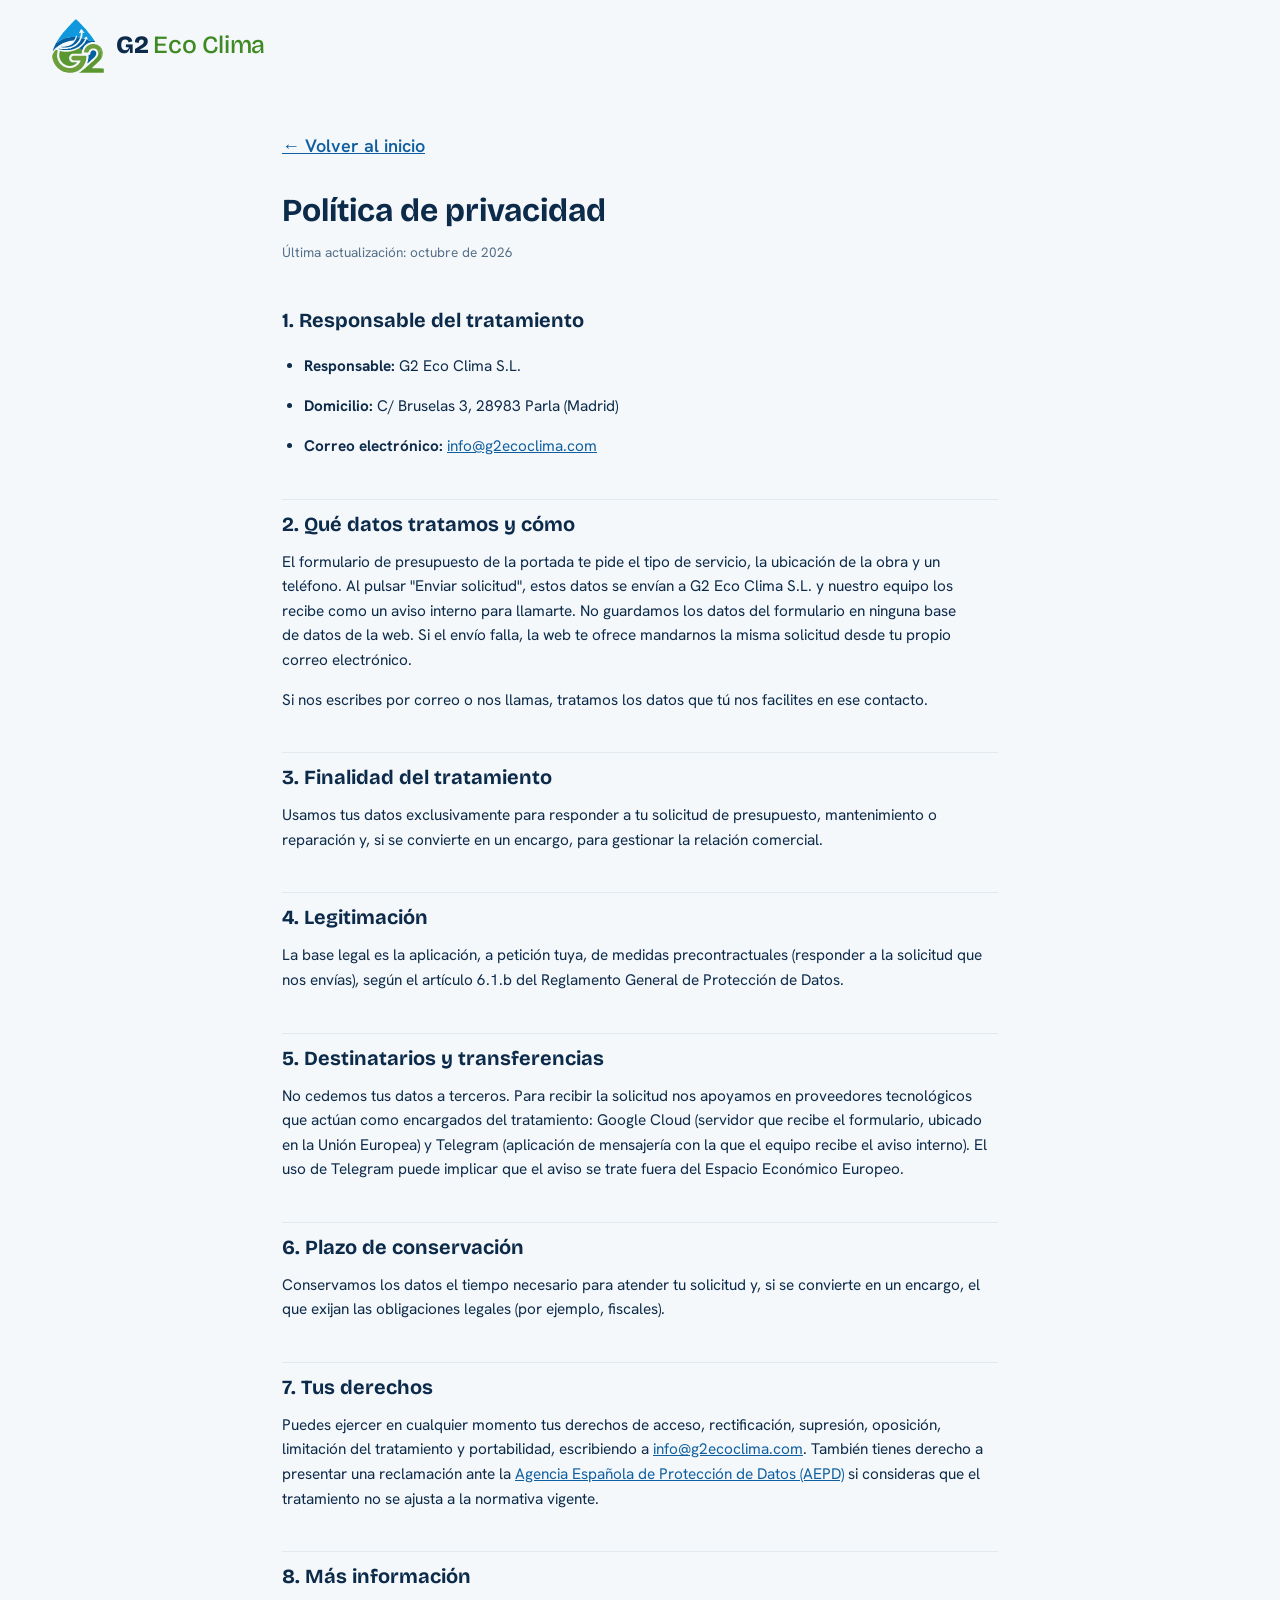
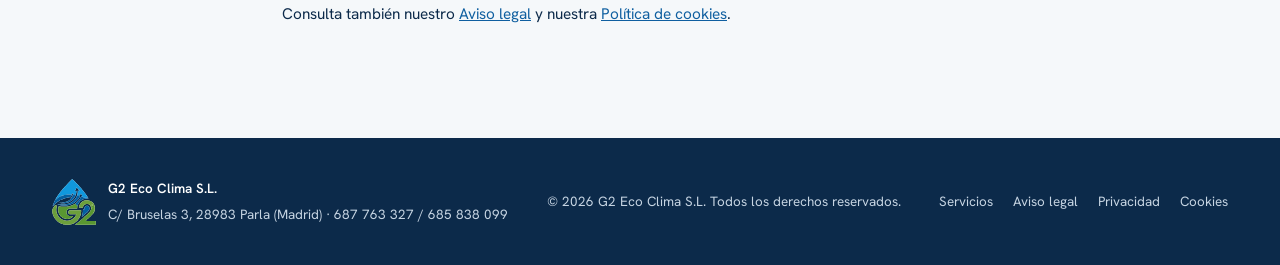
<file: privacidad.html>
<!DOCTYPE html>
<html lang="es">
<head>
<meta charset="UTF-8">
<script src="js/site.js?v=2"></script>
<meta name="theme-color" content="#0c2a4a">
<meta name="viewport" content="width=device-width, initial-scale=1.0">
<title>Política de privacidad — G2 Eco Clima</title>
<meta name="robots" content="noindex">
<meta name="referrer" content="strict-origin-when-cross-origin">
<meta http-equiv="Content-Security-Policy" content="default-src 'self'; style-src 'self'; font-src 'self'; img-src 'self' data:; script-src 'self'; frame-src 'none'; connect-src 'none'; object-src 'none'; base-uri 'self'; form-action 'self'; upgrade-insecure-requests">
<link rel="icon" type="image/svg+xml" href="assets/logo_g2_mark.svg?v=2">
<link rel="alternate icon" type="image/jpeg" href="assets/logo_g2.jpg">
<link rel="stylesheet" href="css/fonts.css?v=7">
<link rel="stylesheet" href="css/style.css?v=14">
</head>
<body>
<a class="skip-link" href="#contenido">Saltar al contenido</a>

<header class="site-header">
  <div class="container header-inner">
    <a href="index.html" class="brand">
      <img src="assets/logo_g2_mark.svg?v=2" alt="G2 Eco Clima" class="brand-logo" width="40" height="42">
      <span class="brand-text">G2 <strong>Eco Clima</strong></span>
    </a>
  </div>
</header>

<main id="contenido" tabindex="-1">
  <section class="legal">
    <div class="container">
      <a href="index.html" class="back-link">&larr; Volver al inicio</a>
      <h1>Política de privacidad</h1>
      <p class="updated">Última actualización: octubre de 2026</p>

      <h2>1. Responsable del tratamiento</h2>
      <ul>
        <li><strong>Responsable:</strong> G2 Eco Clima S.L.</li>
        <li><strong>Domicilio:</strong> C/ Bruselas 3, 28983 Parla (Madrid)</li>
        <li><strong>Correo electrónico:</strong> <a href="mailto:info@g2ecoclima.com">info@g2ecoclima.com</a></li>
      </ul>

      <h2>2. Qué datos tratamos y cómo</h2>
      <p>
        El formulario de presupuesto de la portada te pide el tipo de servicio, la ubicación de la obra y
        un teléfono. Al pulsar "Enviar solicitud", estos datos se envían a G2 Eco Clima S.L. y nuestro
        equipo los recibe como un aviso interno para llamarte. No guardamos los datos del formulario en
        ninguna base de datos de la web. Si el envío falla, la web te ofrece mandarnos la misma solicitud
        desde tu propio correo electrónico.
      </p>
      <p>
        Si nos escribes por correo o nos llamas, tratamos los datos que tú nos facilites en ese contacto.
      </p>

      <h2>3. Finalidad del tratamiento</h2>
      <p>
        Usamos tus datos exclusivamente para responder a tu solicitud de presupuesto, mantenimiento o
        reparación y, si se convierte en un encargo, para gestionar la relación comercial.
      </p>

      <h2>4. Legitimación</h2>
      <p>
        La base legal es la aplicación, a petición tuya, de medidas precontractuales (responder a la
        solicitud que nos envías), según el artículo 6.1.b del Reglamento General de Protección de Datos.
      </p>

      <h2>5. Destinatarios y transferencias</h2>
      <p>
        No cedemos tus datos a terceros. Para recibir la solicitud nos apoyamos en proveedores
        tecnológicos que actúan como encargados del tratamiento: Google Cloud (servidor que recibe el
        formulario, ubicado en la Unión Europea) y Telegram (aplicación de mensajería con la que el equipo
        recibe el aviso interno). El uso de Telegram puede implicar que el aviso se trate fuera del
        Espacio Económico Europeo.
      </p>

      <h2>6. Plazo de conservación</h2>
      <p>
        Conservamos los datos el tiempo necesario para atender tu solicitud y, si se convierte en un
        encargo, el que exijan las obligaciones legales (por ejemplo, fiscales).
      </p>

      <h2>7. Tus derechos</h2>
      <p>
        Puedes ejercer en cualquier momento tus derechos de acceso, rectificación, supresión, oposición,
        limitación del tratamiento y portabilidad, escribiendo a
        <a href="mailto:info@g2ecoclima.com">info@g2ecoclima.com</a>. También tienes derecho a
        presentar una reclamación ante la
        <a href="https://www.aepd.es" target="_blank" rel="noopener">Agencia Española de Protección de
        Datos (AEPD)</a> si consideras que el tratamiento no se ajusta a la normativa vigente.
      </p>

      <h2>8. Más información</h2>
      <p>
        Consulta también nuestro <a href="aviso-legal.html">Aviso legal</a> y nuestra
        <a href="cookies.html">Política de cookies</a>.
      </p>
    </div>
  </section>
</main>

<footer class="site-footer">
  <div class="container footer-inner">
    <div class="footer-brand">
      <img src="assets/logo_g2_mark.svg?v=2" alt="G2 Eco Clima" class="brand-logo" width="40" height="42">
      <div>
        <span>G2 Eco Clima S.L.</span>
        <p class="footer-address">C/ Bruselas 3, 28983 Parla (Madrid) · 687 763 327 / 685 838 099</p>
      </div>
    </div>
    <p class="footer-copy">© <span id="year"></span> G2 Eco Clima S.L. Todos los derechos reservados.</p>
    <nav class="footer-nav">
      <a href="index.html#servicios">Servicios</a>
      <a href="aviso-legal.html">Aviso legal</a>
      <a href="privacidad.html">Privacidad</a>
      <a href="cookies.html">Cookies</a>
    </nav>
  </div>
</footer>

</body>
</html>
</file>
<file: css/fonts.css>
/* Fuentes alojadas en la propia web (el CSP no permite Google Fonts).
   Bricolage Grotesque y Hanken Grotesk son fuentes variables: un archivo cubre
   todos los pesos, por eso se declaran con un rango. */
@font-face {
  font-family: 'Bricolage Grotesque';
  font-style: normal;
  font-weight: 200 800;
  font-display: swap;
  src: url('../assets/fonts/bricolage-grotesque-500.woff2') format('woff2');
  unicode-range: U+0000-00FF, U+0131, U+0152-0153, U+02BB-02BC, U+02C6, U+02DA, U+02DC, U+0304, U+0308, U+0329, U+2000-206F, U+20AC, U+2122, U+2191, U+2193, U+2212, U+2215, U+FEFF, U+FFFD;
}

@font-face {
  font-family: 'Hanken Grotesk';
  font-style: normal;
  font-weight: 100 900;
  font-display: swap;
  src: url('../assets/fonts/hanken-grotesk-400.woff2') format('woff2');
  unicode-range: U+0000-00FF, U+0131, U+0152-0153, U+02BB-02BC, U+02C6, U+02DA, U+02DC, U+0304, U+0308, U+0329, U+2000-206F, U+20AC, U+2122, U+2191, U+2193, U+2212, U+2215, U+FEFF, U+FFFD;
}

@font-face {
  font-family: 'Caveat';
  font-style: normal;
  font-weight: 600;
  font-display: swap;
  src: url('../assets/fonts/caveat-600.woff2') format('woff2');
  unicode-range: U+0000-00FF, U+0131, U+0152-0153, U+02BB-02BC, U+02C6, U+02DA, U+02DC, U+0304, U+0308, U+0329, U+2000-206F, U+20AC, U+2122, U+2191, U+2193, U+2212, U+2215, U+FEFF, U+FFFD;
}
</file>
<file: css/style.css>
/* G2 Eco Clima — diseño "E" (12/10/2026): estética de la propuesta D con los textos de la A.
   Sin estilos en línea: el CSP de la web es style-src 'self'. */
:root {
  --ink: #0c2a4a;
  --ink-soft: #36506a;
  --muted: #56708a;
  --blue: #0f7fc8;
  --blue-link: #0f5fa0;
  --green: #3f8a24;
  --green-hover: #33721d;
  --green-soft: #e6f2dd;
  --blue-soft: #dceaf6;
  --ground: #f5f8fa;
  --line: #e1e8ee;
  --line-strong: #cfd9e2;
  --on-dark: #c6d4e2;
  --green-on-dark: #9fd17c;
  --display: "Bricolage Grotesque", "Trebuchet MS", sans-serif;
  --body: "Hanken Grotesk", "Helvetica Neue", Arial, sans-serif;
  --hand: "Caveat", cursive;
  --container: 1240px;
}

* { box-sizing: border-box; }
html { scroll-behavior: smooth; }
body {
  margin: 0;
  background: var(--ground);
  color: var(--ink);
  font-family: var(--body);
  font-size: 18px;
  line-height: 1.6;
  -webkit-font-smoothing: antialiased;
}
h1, h2, h3 { font-family: var(--display); color: var(--ink); margin: 0; text-wrap: balance; }
p { margin: 0; text-wrap: pretty; }
a { color: var(--blue-link); }
a:hover { color: var(--ink); }
img { max-width: 100%; display: block; }
a:focus-visible, button:focus-visible, input:focus-visible, select:focus-visible, textarea:focus-visible {
  outline: 3px solid #5fa63a;
  outline-offset: 3px;
}
.icon { width: 20px; height: 20px; fill: none; stroke: currentColor; stroke-width: 2; stroke-linecap: round; stroke-linejoin: round; flex-shrink: 0; }

.container { max-width: var(--container); margin: 0 auto; padding: 0 32px; }

/* Barra de progreso y aparición (main.js) */
.progress-bar { position: fixed; top: 0; left: 0; height: 3px; width: 0%; z-index: 300; background: var(--green); }
.reveal { opacity: 1; }

/* Botones */
.btn {
  display: inline-flex; align-items: center; justify-content: center; gap: 12px;
  font-family: var(--body); font-weight: 700; font-size: 1rem;
  padding: 16px 26px; border-radius: 16px; border: 0; cursor: pointer;
  text-decoration: none; white-space: nowrap;
  transition: background .15s ease, transform .15s ease;
}
.btn-primary { background: var(--green); color: #fff; box-shadow: 0 14px 30px -12px rgba(63,138,36,.7); }
.btn-primary:hover { background: var(--green-hover); color: #fff; transform: translateY(-1px); }
.btn-dark { background: var(--ink); color: #fff; }
.btn-dark:hover { background: #12375f; color: #fff; }
.btn-line { color: var(--ink); text-decoration: none; font-weight: 700; padding: 14px 6px; border-bottom: 2px solid var(--blue); }
.btn-block { width: 100%; }

/* Cabecera (también en páginas legales) */
.site-header { position: relative; z-index: 50; background: var(--ground); }
.header-inner { display: flex; align-items: center; gap: 28px; min-height: 92px; }
.brand { display: flex; align-items: center; gap: 12px; text-decoration: none; color: var(--ink); margin-right: auto; }
.brand-logo { width: 52px; height: 55px; object-fit: contain; }
.brand-text { font-family: var(--display); font-weight: 800; font-size: 1.55rem; letter-spacing: -.01em; white-space: nowrap; }
.brand-text strong { font-weight: 500; color: var(--green); }
.nav { display: flex; align-items: center; gap: clamp(16px, 1.8vw, 28px); font-size: 1rem; font-weight: 500; }
.nav a { white-space: nowrap; }
.nav a { color: var(--ink); text-decoration: none; }
.nav a:hover { color: var(--green); }
.nav .nav-phone { display: inline-flex; align-items: center; gap: 8px; font-weight: 700; white-space: nowrap; }
.nav .btn { padding: 13px 22px; border-radius: 14px; font-size: 1rem; }
.nav .btn-dark { color: #fff; }
.nav-toggle {
  display: none; flex-direction: column; justify-content: center; gap: 5px;
  width: 48px; height: 48px; padding: 0 12px; background: #fff;
  border: 1.5px solid var(--line-strong); border-radius: 14px; cursor: pointer;
}
.nav-toggle span { height: 2px; background: var(--ink); border-radius: 2px; }

/* Portada */
.hero { padding: 24px 0 56px; overflow: hidden; }
.hero-inner { display: grid; grid-template-columns: 1.08fr .92fr; gap: 40px; align-items: center; }
.eyebrow { display: inline-flex; align-items: center; gap: 10px; margin-bottom: 22px; font-weight: 600; font-size: .86rem; color: var(--green); }
.eyebrow::before { content: ""; width: 28px; height: 2px; background: var(--green); }
.eyebrow-light { color: var(--green-on-dark); }
.eyebrow-light::before { background: var(--green-on-dark); }
.hero h1 { font-weight: 800; font-size: clamp(2.8rem, 5.6vw, 4.75rem); line-height: .98; letter-spacing: -.035em; margin-bottom: 24px; }
.hero h1 em { font-style: normal; color: var(--blue); }
.hero-lead { font-size: 1.12rem; color: var(--ink-soft); max-width: 520px; margin-bottom: 34px; }
.hero-actions { display: flex; flex-wrap: wrap; gap: 14px; align-items: center; }
.hero-media { position: relative; }
.drop {
  position: relative; width: min(470px, 86vw); aspect-ratio: 1 / 1; margin: 30px auto 40px;
  border-radius: 50% 0 50% 50%; transform: rotate(-45deg); overflow: hidden;
  box-shadow: 0 40px 80px -30px rgba(12,42,74,.55);
}
.drop img { position: absolute; inset: -21%; width: 142%; height: 142%; max-width: none; object-fit: cover; object-position: 50% 30%; transform: rotate(45deg); }
.hero-badge {
  position: absolute; left: 0; bottom: 24px; display: flex; gap: 12px; align-items: center; max-width: 270px;
  background: #fff; border-radius: 18px; padding: 16px 18px; box-shadow: 0 20px 40px -18px rgba(12,42,74,.4);
  font-size: .82rem; line-height: 1.35;
}
.hero-badge strong { display: block; font-size: .88rem; }
.hero-note { position: absolute; right: 0; top: -18px; font-family: var(--hand); font-weight: 600; font-size: 1.6rem; color: var(--blue); transform: rotate(6deg); }
.chip { width: 44px; height: 44px; border-radius: 12px; display: flex; align-items: center; justify-content: center; flex-shrink: 0; background: var(--green-soft); color: var(--green); }
.chip-blue { background: var(--blue-soft); color: var(--blue-link); }
.chip .icon { width: 22px; height: 22px; }

.rise { animation: rise 1s cubic-bezier(.16,1,.3,1) both; }
.rise-2 { animation: rise 1s .15s cubic-bezier(.16,1,.3,1) both; }
@keyframes rise { from { opacity: .001; transform: translateY(28px); } to { opacity: 1; transform: none; } }

/* Garantías */
.creds { padding: 0 0 80px; }
.creds-grid { display: grid; grid-template-columns: repeat(4, minmax(0, 1fr)); gap: 16px; }
.cred { background: #fff; border: 1px solid var(--line); border-radius: 22px; padding: 22px; display: flex; gap: 14px; align-items: flex-start; }
.cred strong { display: block; font-size: .95rem; }
.cred span { display: block; font-size: .84rem; line-height: 1.45; color: var(--ink-soft); }

/* Secciones */
.section { padding: 96px 0; }
.section-head { display: flex; flex-wrap: wrap; justify-content: space-between; align-items: flex-end; gap: 16px; margin-bottom: 32px; }
.section-head h2, .services h2 { font-weight: 800; font-size: clamp(2.2rem, 4vw, 3.4rem); line-height: 1.02; letter-spacing: -.03em; }
.section-head p { max-width: 420px; color: var(--ink-soft); }

.services { background: var(--ink); color: #fff; border-radius: 44px 44px 0 0; }
.services h2 { color: #fff; margin-bottom: 44px; }
.services-grid { display: grid; grid-template-columns: repeat(2, minmax(0, 1fr)); gap: 20px; }
.service { background: rgba(255,255,255,.06); border: 1px solid rgba(255,255,255,.12); border-radius: 26px; padding: 28px 30px; }
.service .chip { margin-bottom: 18px; }
.chip-dark { background: rgba(159,209,124,.14); color: var(--green-on-dark); }
.service h3 { color: #fff; font-weight: 700; font-size: 1.4rem; margin-bottom: 6px; }
.service p { color: var(--on-dark); font-size: .95rem; }

.mats-grid { display: grid; grid-template-columns: repeat(4, minmax(0, 1fr)); gap: 16px; }
.mat { background: #fff; border: 1px solid var(--line); border-radius: 22px; overflow: hidden; }
.mat img { width: 100%; height: 120px; object-fit: cover; }
.mat div { padding: 16px 18px 20px; }
.mat strong { display: block; font-size: .95rem; }
.mat span { font-size: .84rem; color: var(--ink-soft); }

.works { padding-top: 0; }
.works-grid { display: grid; grid-template-columns: repeat(4, minmax(0, 1fr)); grid-auto-rows: 250px; gap: 18px; }
.work { position: relative; margin: 0; border-radius: 28px; overflow: hidden; }
.work img { width: 100%; height: 100%; object-fit: cover; }
.work-big { grid-column: span 2; grid-row: span 2; }
.work figcaption { position: absolute; left: 14px; bottom: 14px; background: #fff; border-radius: 14px; padding: 10px 14px; font-size: .84rem; }
.work-big figcaption { left: 18px; right: 18px; bottom: 18px; border-radius: 18px; padding: 16px 18px; }
.work-big figcaption strong { display: block; font-size: 1rem; }
.work-big figcaption span { color: var(--ink-soft); }

/* Reseñas */
.reviews { padding-top: 0; }
.review-card { background: #fff; border: 1px solid var(--line); border-radius: 26px; padding: 28px 32px; display: flex; flex-wrap: wrap; align-items: center; gap: 28px; }
.review-card img { width: 140px; height: 140px; flex-shrink: 0; }
.review-text { flex: 1 1 300px; }
.review-text h3 { font-weight: 700; font-size: 1.5rem; margin-bottom: 6px; }
.review-text p { color: var(--ink-soft); }

/* Presupuesto */
.quote { padding-top: 0; }
.quote-box { display: grid; grid-template-columns: 1fr 420px; gap: 48px; align-items: center; background: var(--green-soft); border-radius: 40px; padding: 56px; }
.quote-hand { font-family: var(--hand); font-weight: 600; font-size: 1.7rem; color: var(--green); margin-bottom: 6px; }
.quote-box h2 { font-weight: 800; font-size: clamp(2.2rem, 4vw, 3.25rem); line-height: 1.02; letter-spacing: -.03em; margin-bottom: 16px; }
.quote-box > div > p { color: var(--ink-soft); margin-bottom: 26px; }
.quote-contact { display: flex; flex-direction: column; gap: 8px; font-weight: 700; font-size: 1.1rem; }
.quote-contact a { color: var(--ink); text-decoration: none; }
.quote-contact a.mail { color: var(--blue-link); font-size: .95rem; font-weight: 600; }
.quote-form { background: #fff; border-radius: 28px; padding: 28px; display: flex; flex-direction: column; gap: 14px; box-shadow: 0 30px 60px -30px rgba(12,42,74,.35); }
.quote-form label { display: flex; flex-direction: column; gap: 6px; font-weight: 600; font-size: .84rem; }
.quote-form input, .quote-form select { height: 52px; border: 1.5px solid var(--line-strong); border-radius: 14px; padding: 0 14px; font: inherit; font-weight: 400; font-size: 1rem; background: #fff; color: var(--ink); }
.quote-form .btn { margin-top: 4px; }
.hp { position: absolute; left: -10000px; width: 1px; height: 1px; overflow: hidden; }
.quote-form { position: relative; }
.form-status { font-size: .9rem; font-weight: 600; border-radius: 12px; padding: 10px 14px; background: var(--green-soft); color: var(--green-hover); }
.form-status.error { background: #fdecec; color: #9b1c1c; }
.form-status a { color: inherit; }
.form-hint { font-size: .78rem; color: var(--muted); text-align: center; }

/* Pie (también en páginas legales) */
.site-footer { background: var(--ink); color: var(--on-dark); padding: 40px 0; font-size: .84rem; }
.footer-inner { display: flex; align-items: center; justify-content: space-between; flex-wrap: wrap; gap: 18px; }
.footer-brand { display: flex; align-items: center; gap: 12px; color: #fff; font-weight: 600; }
.footer-brand .brand-logo { width: 44px; height: 46px; flex-shrink: 0; }
.footer-address { font-weight: 400; color: var(--on-dark); margin: 4px 0 0; }
.footer-copy { margin: 0; color: var(--on-dark); }
.footer-nav { display: flex; flex-wrap: wrap; gap: 12px 20px; }
.footer-nav a { color: var(--on-dark); text-decoration: none; }
.footer-nav a:hover { color: #fff; }

/* Páginas legales */
.legal { padding: 40px 0 96px; }
.legal .container { max-width: 780px; }
.legal h1 { font-size: 2rem; margin-bottom: .2em; }
.legal .updated { font-size: .85rem; color: var(--muted); margin-bottom: 2em; }
.legal h2 { font-size: 1.25rem; margin-top: 2em; margin-bottom: .5em; padding-top: .4em; border-top: 1px solid var(--line); }
.legal h2:first-of-type { border-top: none; padding-top: 0; }
.legal p, .legal li { color: var(--ink); font-size: .96rem; margin-bottom: 1em; }
.legal ul { padding-left: 22px; }
.legal a { color: var(--blue-link); text-decoration: underline; }
.legal .pending { background: #fff7e6; border: 1px dashed #e0b34d; border-radius: 8px; padding: 10px 14px; font-size: .85rem; color: #7a5a12; }
.back-link { display: inline-block; margin-bottom: 24px; font-weight: 600; }

/* Aviso de averías (arriba del todo) */
.top-alert { background: var(--ink); color: #dbe6f0; font-size: .84rem; }
.top-alert-inner { display: flex; flex-wrap: wrap; justify-content: center; align-items: center; gap: 6px 22px; min-height: 42px; padding-top: 8px; padding-bottom: 8px; text-align: center; }
.top-alert strong { color: #fff; }
.top-alert a { color: var(--green-on-dark); font-weight: 700; text-decoration: none; }
.top-alert a:hover { color: #fff; }

/* Compromisos junto al botón principal */
.hero-promises { list-style: none; margin: 26px 0 0; padding: 0; display: flex; flex-wrap: wrap; gap: 10px 22px; font-size: .9rem; color: var(--ink-soft); }
.hero-promises li { display: flex; align-items: center; gap: 8px; }
.hero-promises .icon { width: 18px; height: 18px; color: var(--green); stroke-width: 2.4; }

/* Sectores */
.sectors { padding-top: 0; }
.sectors-grid { display: grid; grid-template-columns: repeat(4, minmax(0, 1fr)); gap: 18px; }
.sector { display: flex; flex-direction: column; gap: 6px; background: #fff; border: 1px solid var(--line); border-radius: 22px; padding: 26px; color: var(--ink); text-decoration: none; transition: border-color .15s ease, transform .15s ease; }
.sector:hover { color: var(--ink); border-color: var(--blue); transform: translateY(-2px); }
.sector .chip { margin-bottom: 10px; }
.sector strong { font-size: 1.1rem; line-height: 1.3; }
.sector span { font-size: .88rem; color: var(--ink-soft); }
.sector em { font-style: normal; font-weight: 700; font-size: .88rem; color: var(--green); margin-top: auto; padding-top: 8px; }

/* Cómo trabajamos */
.steps { background: #fff; border-top: 1px solid var(--line); border-bottom: 1px solid var(--line); }
.steps-grid { list-style: none; margin: 0; padding: 0; display: grid; grid-template-columns: repeat(4, minmax(0, 1fr)); gap: 22px; }
.steps-grid li { border-top: 3px solid var(--ink); padding-top: 18px; display: flex; flex-direction: column; gap: 6px; }
.steps-grid li:last-child { border-top-color: var(--green); }
.steps-grid strong { font-size: 1.1rem; }
.steps-grid li > span:last-child { font-size: .9rem; color: var(--ink-soft); }
.step-num { font-family: var(--display); font-weight: 800; font-size: 2.3rem; line-height: 1; color: var(--blue); }
.step-num-green { color: var(--green); }

/* Mantenimiento */
.maint { padding-top: 0; }
.maint-inner { display: grid; grid-template-columns: 1fr 1fr; gap: 48px; align-items: center; background: var(--ink); color: #fff; border-radius: 40px; padding: 64px 56px; }
.maint h2 { color: #fff; font-weight: 800; font-size: clamp(2rem, 3.6vw, 3.1rem); line-height: 1.04; letter-spacing: -.03em; margin-bottom: 18px; }
.maint-lead { color: var(--on-dark); margin-bottom: 28px; }
.maint-list { list-style: none; margin: 0; padding: 0; display: grid; gap: 14px; }
.maint-list li { background: rgba(255,255,255,.07); border: 1px solid rgba(255,255,255,.14); border-radius: 18px; padding: 18px 22px; }
.maint-list strong { display: block; font-size: 1.05rem; }
.maint-list span { font-size: .9rem; color: var(--on-dark); }

/* Zona de trabajo */
.zone { padding-top: 0; }
.zone-inner { display: grid; grid-template-columns: .9fr 1.1fr; gap: 48px; align-items: center; }
.zone h2 { font-weight: 800; font-size: clamp(2rem, 3.6vw, 3.1rem); line-height: 1.04; letter-spacing: -.03em; margin-bottom: 16px; }
.zone-inner > div > p:last-child { color: var(--ink-soft); }
.zone-list { list-style: none; margin: 0; padding: 0; display: flex; flex-wrap: wrap; gap: 12px; }
.zone-list li { padding: 11px 18px; border-radius: 999px; background: #fff; border: 1px solid var(--line); font-weight: 600; font-size: .95rem; }
.zone-list .zone-home { background: var(--ink); border-color: var(--ink); color: #fff; }

/* Preguntas frecuentes */
.faq { padding-top: 0; }
.faq-list { display: grid; grid-template-columns: repeat(2, minmax(0, 1fr)); gap: 14px; align-items: start; }
.faq-list details { background: #fff; border: 1px solid var(--line); border-radius: 18px; padding: 18px 22px; }
.faq-list summary { cursor: pointer; font-weight: 700; font-size: 1.02rem; list-style: none; display: flex; justify-content: space-between; gap: 12px; }
.faq-list summary::-webkit-details-marker { display: none; }
.faq-list summary::after { content: "+"; font-family: var(--display); font-size: 1.4rem; line-height: 1; color: var(--blue); }
.faq-list details[open] summary::after { content: "–"; }
.faq-list details p { margin-top: 10px; font-size: .95rem; color: var(--ink-soft); }
summary:focus-visible { outline: 3px solid #5fa63a; outline-offset: 3px; border-radius: 6px; }

/* Trabaja con nosotros */
.jobs { padding: 0 0 80px; }
.jobs-inner { display: flex; flex-wrap: wrap; justify-content: space-between; align-items: center; gap: 20px; border-top: 1px solid var(--line-strong); padding-top: 40px; }
.jobs h2 { font-weight: 800; font-size: 1.7rem; letter-spacing: -.02em; margin-bottom: 4px; }
.jobs p { color: var(--ink-soft); }

/* Páginas de sector */
.page-hero { padding: 32px 0 64px; }
.page-hero .container { max-width: 900px; }
.page-hero .back-link { display: block; width: fit-content; }
.page-hero h1 { font-weight: 800; font-size: clamp(2.3rem, 5vw, 3.8rem); line-height: 1.02; letter-spacing: -.035em; margin-bottom: 20px; }
.page-hero .hero-lead { max-width: 680px; }
.page-body .container { max-width: 900px; }
.page-body h2 { font-weight: 800; font-size: clamp(1.7rem, 3vw, 2.3rem); letter-spacing: -.02em; margin: 0 0 18px; }
.page-body p { color: var(--ink-soft); margin-bottom: 14px; }
.check-list { list-style: none; margin: 0 0 40px; padding: 0; display: grid; grid-template-columns: repeat(2, minmax(0, 1fr)); gap: 12px; }
.check-list li { background: #fff; border: 1px solid var(--line); border-radius: 16px; padding: 16px 18px; display: flex; gap: 10px; align-items: flex-start; font-size: .95rem; }
.check-list .icon { color: var(--green); margin-top: 3px; stroke-width: 2.4; }
.page-photo { margin: 0 0 40px; border-radius: 28px; overflow: hidden; position: relative; }
.page-photo img { width: 100%; height: 380px; object-fit: cover; }
.page-photo figcaption { position: absolute; left: 16px; bottom: 16px; background: #fff; border-radius: 14px; padding: 10px 14px; font-size: .84rem; }
.page-cta { background: var(--green-soft); border-radius: 32px; padding: 40px; display: flex; flex-wrap: wrap; justify-content: space-between; align-items: center; gap: 20px; margin-bottom: 96px; }
.page-cta h2 { margin: 0 0 6px; }
.page-cta p { margin: 0; }
.page-cta-actions { display: flex; flex-wrap: wrap; gap: 14px; align-items: center; }
.related { display: flex; flex-wrap: wrap; gap: 10px; margin: 0 0 56px; padding: 0; list-style: none; }
.related a { display: inline-block; padding: 10px 16px; border-radius: 999px; background: #fff; border: 1px solid var(--line); color: var(--ink); text-decoration: none; font-weight: 600; font-size: .9rem; }
.related a:hover { border-color: var(--blue); }

/* Barra fija de contacto (solo móvil) */
.mobile-bar { display: none; }

/* Responsive */
@media (max-width: 1100px) {
  .nav { display: none; }
  .nav-toggle { display: flex; }
  .site-header.open .nav {
    display: flex; position: absolute; top: 92px; left: 0; right: 0; z-index: 60;
    flex-direction: column; align-items: flex-start; gap: 16px;
    background: #fff; border-bottom: 1px solid var(--line); padding: 18px 24px 24px;
  }
}
@media (max-width: 1000px) {
  .hero-inner, .quote-box { grid-template-columns: minmax(0, 1fr); }
  .creds-grid, .mats-grid, .sectors-grid, .steps-grid { grid-template-columns: repeat(2, minmax(0, 1fr)); }
  .maint-inner, .zone-inner { grid-template-columns: minmax(0, 1fr); }
  .works-grid { grid-template-columns: repeat(2, minmax(0, 1fr)); }
}
@media (max-width: 680px) {
  .container { padding: 0 18px; }
  .services-grid, .creds-grid, .mats-grid { grid-template-columns: minmax(0, 1fr); }
  .works-grid { grid-template-columns: minmax(0, 1fr); grid-auto-rows: 240px; }
  .work-big { grid-column: auto; grid-row: auto; }
  .section { padding: 64px 0; }
  .quote-box { padding: 30px 22px; border-radius: 28px; }
  .hero-actions .btn { width: 100%; }
  .footer-inner { flex-direction: column; align-items: flex-start; }
  .hero-note { display: none; }
  .sectors-grid, .steps-grid, .faq-list, .check-list { grid-template-columns: minmax(0, 1fr); }
  .maint-inner { padding: 36px 22px; border-radius: 28px; }
  .page-cta { padding: 28px 22px; }
  .page-photo img { height: 240px; }
  .top-alert { font-size: .8rem; }
  .mobile-bar {
    display: flex; gap: 10px; position: fixed; left: 12px; right: 12px; bottom: 12px; z-index: 200;
    background: #fff; border-radius: 20px; padding: 8px; box-shadow: 0 18px 40px -12px rgba(12,42,74,.45);
  }
  .mobile-bar .btn { flex: 1 1 0; padding: 14px 12px; min-height: 48px; }
  body:has(.mobile-bar) { padding-bottom: 88px; }
}
@media (prefers-reduced-motion: reduce) {
  html { scroll-behavior: auto; }
  .rise, .rise-2 { animation: none; }
  .btn, .sector { transition: none; }
}

/* Enlace "Saltar al contenido" (accesibilidad, 23/10/2026): invisible hasta que se llega con el teclado. */
.skip-link { position: absolute; left: 12px; top: 12px; z-index: 400; padding: 10px 16px; border-radius: 8px; background: var(--ink); color: #fff; font-weight: 700; text-decoration: none; transform: translateY(-200%); transition: transform .15s ease; }
.skip-link:focus { transform: translateY(0); }
main:focus { outline: none; } /* destino del salto (tabindex="-1"), no es un control */
</file>
